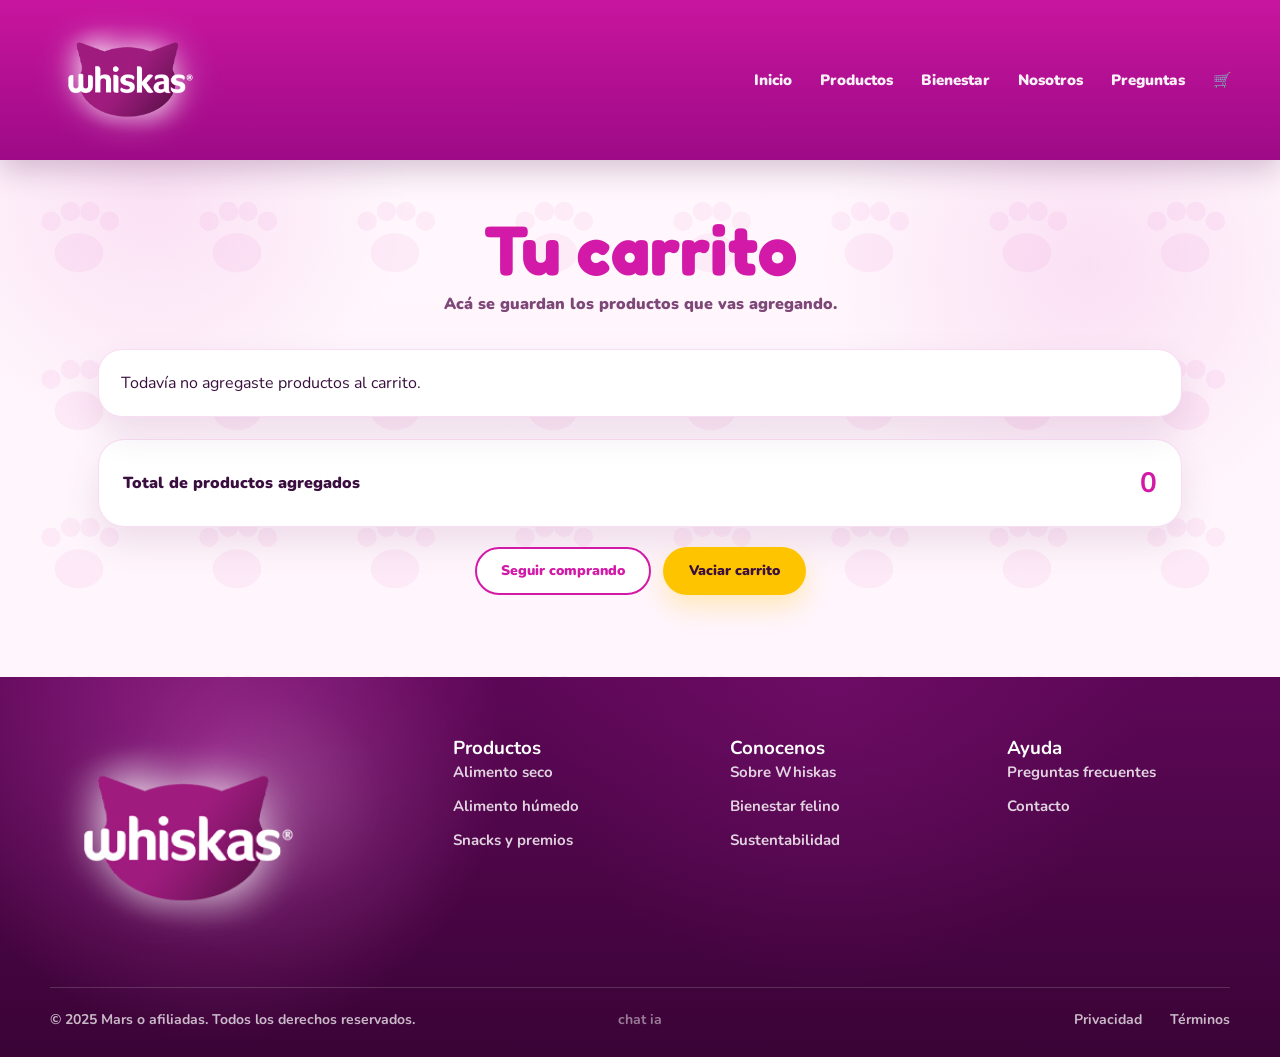
<file: carrito.html>
<!DOCTYPE html>
<html lang="es">
<head>
<meta charset="UTF-8" />
<meta name="viewport" content="width=device-width, initial-scale=1.0" />
<!-- Versión single-file: imágenes embebidas para que no se rompan en la vista previa. -->
<title>Whiskas — Carrito</title>

<link rel="preconnect" href="https://fonts.googleapis.com" />
<link rel="preconnect" href="https://fonts.gstatic.com" crossorigin />
<link href="https://fonts.googleapis.com/css2?family=Fredoka:wght@500;600;700&family=Nunito:wght@600;700;800&display=swap" rel="stylesheet" />

<link rel="stylesheet" href="css/styles.css" />
</head>
<body>
<section id="spaCartPage" class="single-view spa-page active-view">

    <nav class="spa-top-nav">
      <a class="logo" href="index.html" data-spa-route="home" aria-label="Ir a la página de inicio"><img src="assets/images/img_018_23b6d02a2f97.png" alt="Whiskas" /></a>
      <ul class="spa-nav-links">
        <li><a href="index.html" data-spa-route="home" class="">Inicio</a></li>
        <li><a href="productos.html" data-spa-route="products" class="">Productos</a></li>
        <li><a href="bienestar.html" data-spa-route="bienestar" class="">Bienestar</a></li>
        <li><a href="nosotros.html" data-spa-route="nosotros" class="">Nosotros</a></li>
        <li><a href="preguntas.html" data-spa-route="preguntas" class="">Preguntas</a></li>
        <li><a class="cart-link" href="carrito.html" data-spa-route="cart" aria-label="Ir al carrito">🛒<span class="cart-count" aria-label="Cantidad de productos en el carrito">0</span></a></li>
      </ul>
    </nav>
    <div class="spa-cart-inner">
      <h1>Tu carrito</h1>
      <p class="spa-cart-subtitle">Acá se guardan los productos que vas agregando.</p>

      <div class="spa-cart-list" id="spaCartList"></div>

      <div class="spa-cart-summary">
        <span>Total de productos agregados</span>
        <strong id="spaCartTotal">0</strong>
      </div>

      <div class="spa-cart-actions">
        <button class="spa-btn spa-btn-secondary" type="button" data-spa-route="products">Seguir comprando</button>
        <button class="spa-btn spa-btn-primary" type="button" id="spaClearCart">Vaciar carrito</button>
      </div>
    </div>

    <footer class="site-footer spa-shared-footer">
      <div class="site-footer-inner">
        <div class="footer-main">
          <div class="footer-brand">
            <a class="footer-logo" href="index.html" data-spa-route="home" aria-label="Volver al inicio"><img src="assets/images/img_018_23b6d02a2f97.png" alt="Whiskas" /></a>
          </div>

          <div class="footer-col">
            <h3>Productos</h3>
            <ul>
              <li><a data-spa-route="products">Alimento seco</a></li>
              <li><a data-spa-route="products">Alimento húmedo</a></li>
              <li><a data-spa-route="products">Snacks y premios</a></li>
            </ul>
          </div>

          <div class="footer-col">
            <h3>Conocenos</h3>
            <ul>
              <li><a data-spa-route="nosotros">Sobre Whiskas</a></li>
              <li><a data-spa-route="bienestar">Bienestar felino</a></li>
              <li><a data-spa-route="nosotros">Sustentabilidad</a></li>
            </ul>
          </div>

          <div class="footer-col">
            <h3>Ayuda</h3>
            <ul>
              <li><a data-spa-route="preguntas">Preguntas frecuentes</a></li>
              <li><a data-spa-route="preguntas">Contacto</a></li>
            </ul>
          </div>
        </div>

        <div class="footer-bottom">
          <p>© 2025 Mars o afiliadas. Todos los derechos reservados.</p>
          <a class="footer-chat">chat ia</a>
          <div class="footer-legal">
            <a href="#">Privacidad</a>
            <a href="#">Términos</a>
          </div>
        </div>
      </div>
    </footer>

  </section>

<div class="toast" id="toast"></div>

<script src="js/main.js"></script>
</body>
</html>
</file>
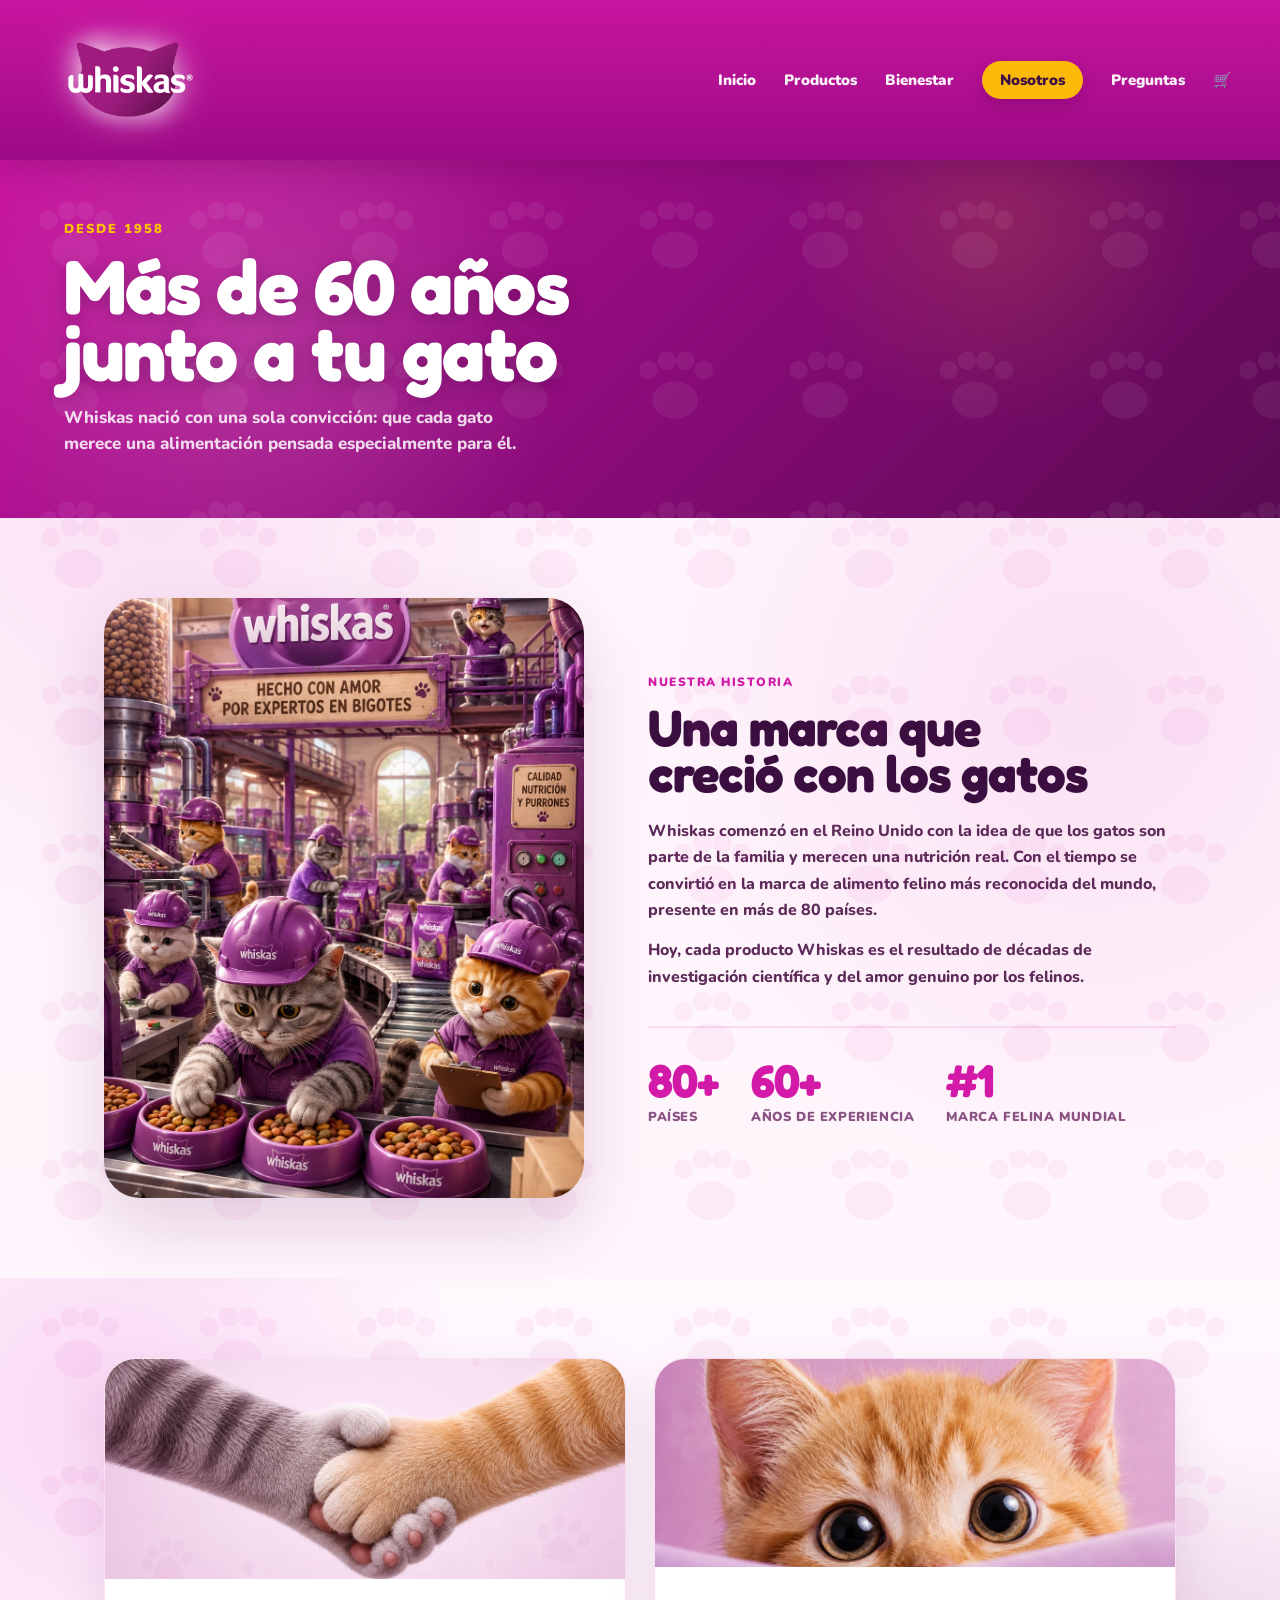
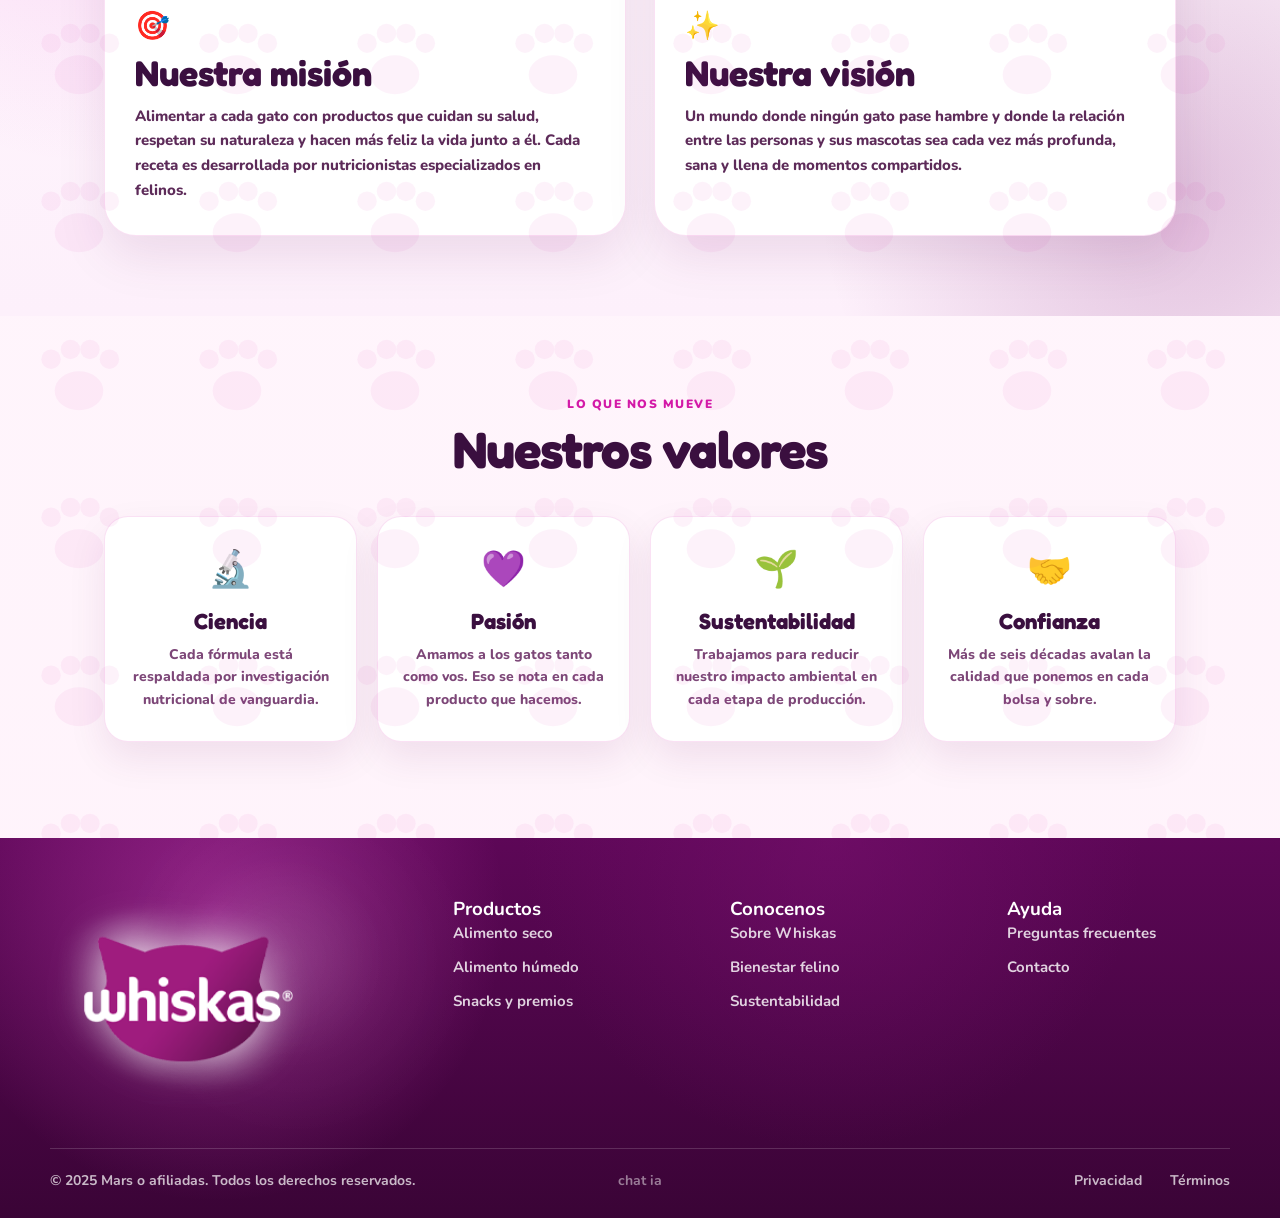
<file: nosotros.html>
<!DOCTYPE html>
<html lang="es">
<head>
<meta charset="UTF-8" />
<meta name="viewport" content="width=device-width, initial-scale=1.0" />
<!-- Versión single-file: imágenes embebidas para que no se rompan en la vista previa. -->
<title>Whiskas — Nosotros</title>

<link rel="preconnect" href="https://fonts.googleapis.com" />
<link rel="preconnect" href="https://fonts.gstatic.com" crossorigin />
<link href="https://fonts.googleapis.com/css2?family=Fredoka:wght@500;600;700&family=Nunito:wght@600;700;800&display=swap" rel="stylesheet" />

<link rel="stylesheet" href="css/styles.css" />
</head>
<body>
<section id="spaNosotrosPage" class="single-view spa-page active-view">

    <nav class="spa-top-nav">
      <a class="logo" href="index.html" data-spa-route="home" aria-label="Ir a la página de inicio"><img src="assets/images/img_018_23b6d02a2f97.png" alt="Whiskas" /></a>
      <ul class="spa-nav-links">
        <li><a href="index.html" data-spa-route="home" class="">Inicio</a></li>
        <li><a href="productos.html" data-spa-route="products" class="">Productos</a></li>
        <li><a href="bienestar.html" data-spa-route="bienestar" class="">Bienestar</a></li>
        <li><a href="nosotros.html" data-spa-route="nosotros" class="active">Nosotros</a></li>
        <li><a href="preguntas.html" data-spa-route="preguntas" class="">Preguntas</a></li>
        <li><a class="cart-link" href="carrito.html" data-spa-route="cart" aria-label="Ir al carrito">🛒<span class="cart-count" aria-label="Cantidad de productos en el carrito">0</span></a></li>
      </ul>
    </nav>
    <!-- HERO NOSOTROS -->
    <div class="ns-hero">
      <div class="ns-hero-inner">
        <p class="ns-hero-year">Desde 1958</p>
        <h1 class="ns-hero-title">Más de 60 años<br>junto a tu gato</h1>
        <p class="ns-hero-sub">Whiskas nació con una sola convicción: que cada gato merece una alimentación pensada especialmente para él.</p>
      </div>
    </div>

    <!-- NUESTRA HISTORIA -->
    <div class="ns-section">
      <div class="ns-story">
        <div class="ns-story-img-wrap">
          <div class="ns-img-block">
            <img src="assets/images/img_026_d1e83ba05998.webp" alt="Historia de Whiskas" class="ns-img-tall" />
          </div>
        </div>
        <div class="ns-story-copy">
          <span class="ns-label">Nuestra historia</span>
          <h2 class="ns-title">Una marca que<br>creció con los gatos</h2>
          <p class="ns-body">Whiskas comenzó en el Reino Unido con la idea de que los gatos son parte de la familia y merecen una nutrición real. Con el tiempo se convirtió en la marca de alimento felino más reconocida del mundo, presente en más de 80 países.</p>
          <p class="ns-body">Hoy, cada producto Whiskas es el resultado de décadas de investigación científica y del amor genuino por los felinos.</p>
          <div class="ns-stats">
            <div class="ns-stat">
              <strong>80+</strong>
              <span>países</span>
            </div>
            <div class="ns-stat">
              <strong>60+</strong>
              <span>años de experiencia</span>
            </div>
            <div class="ns-stat">
              <strong>#1</strong>
              <span>marca felina mundial</span>
            </div>
          </div>
        </div>
      </div>
    </div>

    <!-- MISIÓN Y VISIÓN -->
    <div class="ns-mv-section">
      <div class="ns-mv-inner">
        <div class="ns-mv-card ns-mv-mision">
          <div class="ns-mv-img-wrap">
            <img src="assets/images/img_027_0b42908a1a87.webp" alt="Misión Whiskas" class="ns-mv-img" />
          </div>
          <div class="ns-mv-body">
            <span class="ns-mv-icon">🎯</span>
            <h3 class="ns-mv-title">Nuestra misión</h3>
            <p class="ns-mv-text">Alimentar a cada gato con productos que cuidan su salud, respetan su naturaleza y hacen más feliz la vida junto a él. Cada receta es desarrollada por nutricionistas especializados en felinos.</p>
          </div>
        </div>
        <div class="ns-mv-card ns-mv-vision">
          <div class="ns-mv-img-wrap">
            <img src="assets/images/img_028_ca5fda007fc6.webp" alt="Visión Whiskas" class="ns-mv-img" />
          </div>
          <div class="ns-mv-body">
            <span class="ns-mv-icon">✨</span>
            <h3 class="ns-mv-title">Nuestra visión</h3>
            <p class="ns-mv-text">Un mundo donde ningún gato pase hambre y donde la relación entre las personas y sus mascotas sea cada vez más profunda, sana y llena de momentos compartidos.</p>
          </div>
        </div>
      </div>
    </div>

    <!-- VALORES -->
    <div class="ns-values-section">
      <div class="ns-values-inner">
        <span class="ns-label ns-label-center">Lo que nos mueve</span>
        <h2 class="ns-title ns-title-center">Nuestros valores</h2>
        <div class="ns-values-grid">
          <div class="ns-value-item">
            <div class="ns-value-icon">🔬</div>
            <h4>Ciencia</h4>
            <p>Cada fórmula está respaldada por investigación nutricional de vanguardia.</p>
          </div>
          <div class="ns-value-item">
            <div class="ns-value-icon">💜</div>
            <h4>Pasión</h4>
            <p>Amamos a los gatos tanto como vos. Eso se nota en cada producto que hacemos.</p>
          </div>
          <div class="ns-value-item">
            <div class="ns-value-icon">🌱</div>
            <h4>Sustentabilidad</h4>
            <p>Trabajamos para reducir nuestro impacto ambiental en cada etapa de producción.</p>
          </div>
          <div class="ns-value-item">
            <div class="ns-value-icon">🤝</div>
            <h4>Confianza</h4>
            <p>Más de seis décadas avalan la calidad que ponemos en cada bolsa y sobre.</p>
          </div>
        </div>
      </div>
    </div>

    <footer class="site-footer spa-shared-footer">
      <div class="site-footer-inner">
        <div class="footer-main">
          <div class="footer-brand">
            <a class="footer-logo" href="index.html" data-spa-route="home" aria-label="Volver al inicio"><img src="assets/images/img_018_23b6d02a2f97.png" alt="Whiskas" /></a>
          </div>
          <div class="footer-col">
            <h3>Productos</h3>
            <ul>
              <li><a data-spa-route="products">Alimento seco</a></li>
              <li><a data-spa-route="products">Alimento húmedo</a></li>
              <li><a data-spa-route="products">Snacks y premios</a></li>
            </ul>
          </div>
          <div class="footer-col">
            <h3>Conocenos</h3>
            <ul>
              <li><a data-spa-route="nosotros">Sobre Whiskas</a></li>
              <li><a data-spa-route="bienestar">Bienestar felino</a></li>
              <li><a data-spa-route="nosotros">Sustentabilidad</a></li>
            </ul>
          </div>
          <div class="footer-col">
            <h3>Ayuda</h3>
            <ul>
              <li><a data-spa-route="preguntas">Preguntas frecuentes</a></li>
              <li><a data-spa-route="preguntas">Contacto</a></li>
            </ul>
          </div>
        </div>
        <div class="footer-bottom">
          <p>© 2025 Mars o afiliadas. Todos los derechos reservados.</p>
          <a class="footer-chat">chat ia</a>
          <div class="footer-legal">
            <a href="#">Privacidad</a>
            <a href="#">Términos</a>
          </div>
        </div>
      </div>
    </footer>

  </section>

<div class="toast" id="toast"></div>

<script src="js/main.js"></script>
</body>
</html>
</file>
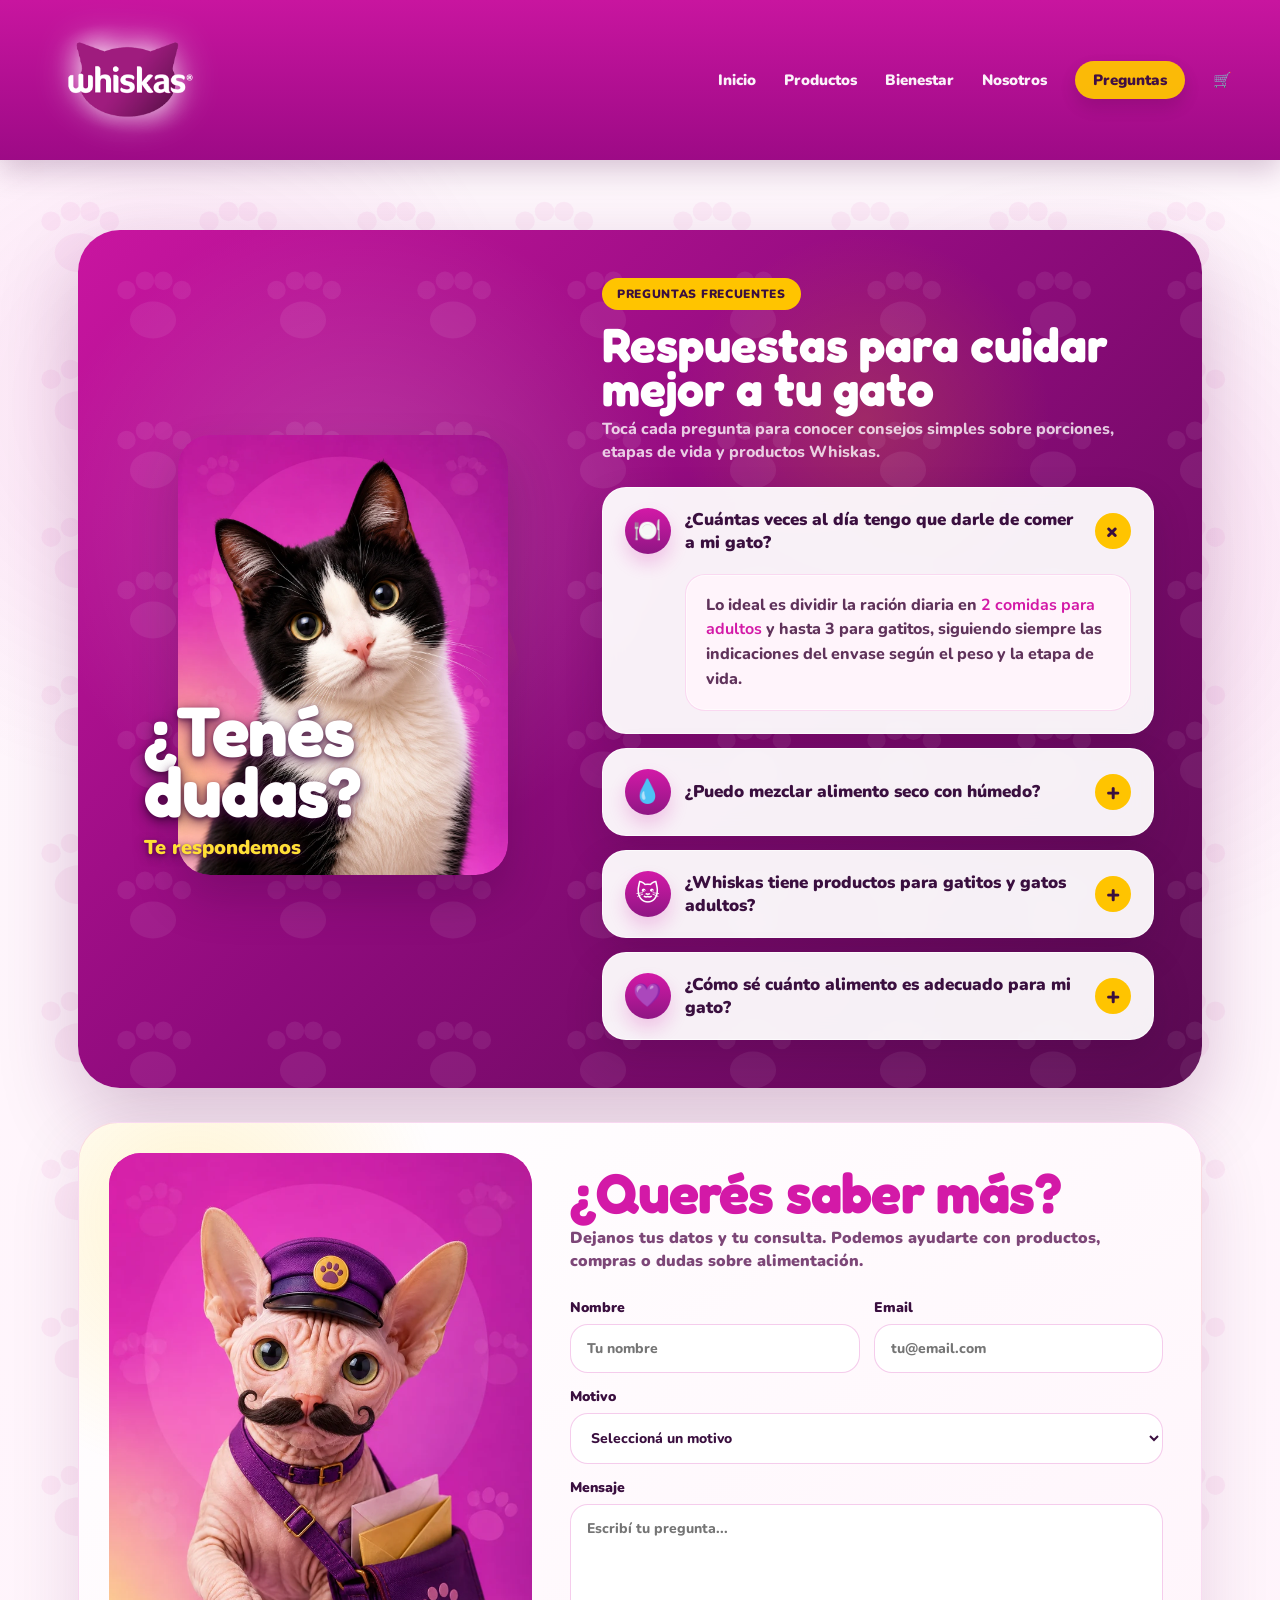
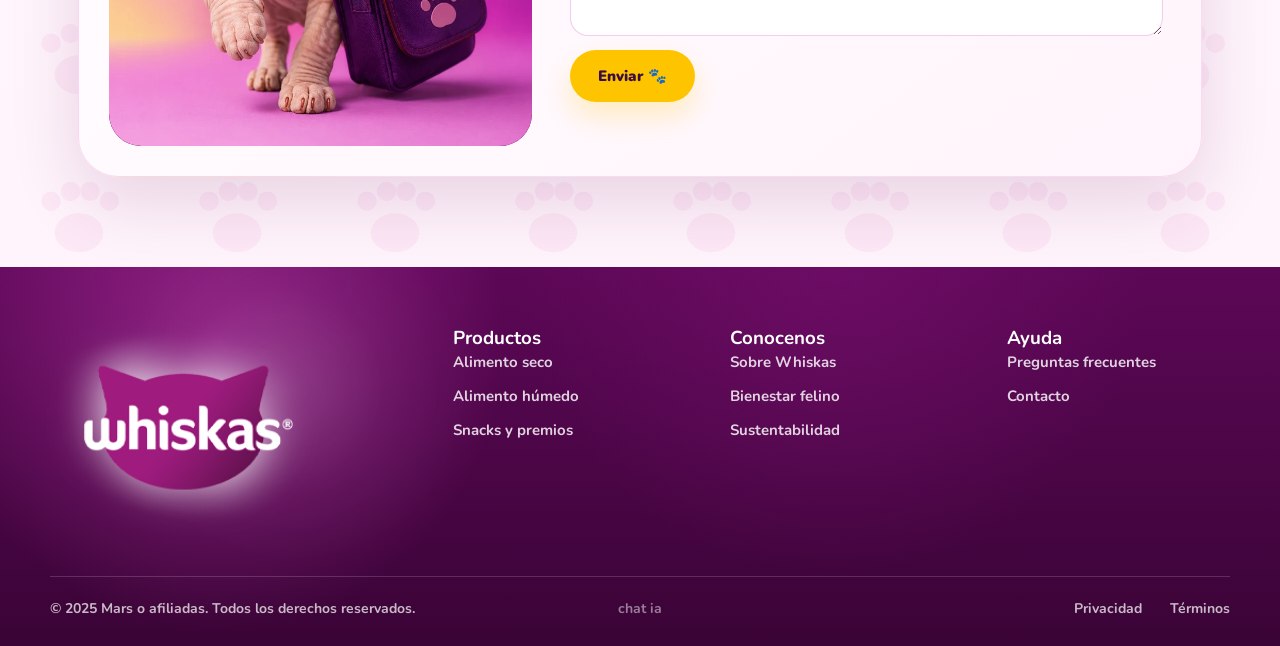
<file: preguntas.html>
<!DOCTYPE html>
<html lang="es">
<head>
<meta charset="UTF-8" />
<meta name="viewport" content="width=device-width, initial-scale=1.0" />
<!-- Versión single-file: imágenes embebidas para que no se rompan en la vista previa. -->
<title>Whiskas — Preguntas</title>

<link rel="preconnect" href="https://fonts.googleapis.com" />
<link rel="preconnect" href="https://fonts.gstatic.com" crossorigin />
<link href="https://fonts.googleapis.com/css2?family=Fredoka:wght@500;600;700&family=Nunito:wght@600;700;800&display=swap" rel="stylesheet" />

<link rel="stylesheet" href="css/styles.css" />
</head>
<body>
<section id="spaPreguntasPage" class="single-view spa-page active-view">
    <nav class="spa-top-nav">
      <a class="logo" href="index.html" data-spa-route="home" aria-label="Ir a la página de inicio"><img src="assets/images/img_018_23b6d02a2f97.png" alt="Whiskas" /></a>
      <ul class="spa-nav-links">
        <li><a href="index.html" data-spa-route="home" class="">Inicio</a></li>
        <li><a href="productos.html" data-spa-route="products" class="">Productos</a></li>
        <li><a href="bienestar.html" data-spa-route="bienestar" class="">Bienestar</a></li>
        <li><a href="nosotros.html" data-spa-route="nosotros" class="">Nosotros</a></li>
        <li><a href="preguntas.html" data-spa-route="preguntas" class="active">Preguntas</a></li>
        <li><a class="cart-link" href="carrito.html" data-spa-route="cart" aria-label="Ir al carrito">🛒<span class="cart-count" aria-label="Cantidad de productos en el carrito">0</span></a></li>
      </ul>
    </nav>

    <section class="faq-wrap-v2">
      <div class="faq-hero-v2">
        <div class="faq-cat-intro">
          <div class="faq-cat-glow"></div>

          <div class="faq-photo-placeholder faq-has-image faq-dudas-image" aria-hidden="true">
            <img src="assets/images/img_029_32a256f969a5.webp" alt="" />
          </div>
          <div class="faq-intro-copy">
            <h1>¿Tenés dudas?</h1>
            <p>Te respondemos</p>
          </div>
        </div>

        <div class="faq-accordion-panel">
          <div class="faq-panel-header">
            <span class="faq-panel-kicker">Preguntas frecuentes</span>
            <h2>Respuestas para cuidar mejor a tu gato</h2>
            <p>Tocá cada pregunta para conocer consejos simples sobre porciones, etapas de vida y productos Whiskas.</p>
          </div>

          <article class="faq-v2-item open">
            <button class="faq-v2-question" type="button" aria-expanded="true">
              <span class="faq-v2-question-left"><span class="faq-v2-icon-circle">🍽️</span>¿Cuántas veces al día tengo que darle de comer a mi gato?</span>
              <span class="faq-v2-plus">+</span>
            </button>
            <div class="faq-v2-answer">
              <div class="faq-v2-answer-inner">
                <div class="faq-v2-answer-box">
                  Lo ideal es dividir la ración diaria en <strong>2 comidas para adultos</strong> y hasta 3 para gatitos, siguiendo siempre las indicaciones del envase según el peso y la etapa de vida.
                </div>
              </div>
            </div>
          </article>

          <article class="faq-v2-item">
            <button class="faq-v2-question" type="button" aria-expanded="false">
              <span class="faq-v2-question-left"><span class="faq-v2-icon-circle">💧</span>¿Puedo mezclar alimento seco con húmedo?</span>
              <span class="faq-v2-plus">+</span>
            </button>
            <div class="faq-v2-answer">
              <div class="faq-v2-answer-inner">
                <div class="faq-v2-answer-box">
                  Sí, es una buena combinación. El seco ayuda en la rutina diaria y el húmedo suma variedad e hidratación. Solo cuidá que la suma de porciones no exceda las calorías recomendadas.
                </div>
              </div>
            </div>
          </article>

          <article class="faq-v2-item">
            <button class="faq-v2-question" type="button" aria-expanded="false">
              <span class="faq-v2-question-left"><span class="faq-v2-icon-circle">🐱</span>¿Whiskas tiene productos para gatitos y gatos adultos?</span>
              <span class="faq-v2-plus">+</span>
            </button>
            <div class="faq-v2-answer">
              <div class="faq-v2-answer-inner">
                <div class="faq-v2-answer-box">
                  Sí. Podés separar productos por etapa: gatitos, adultos y opciones especiales. En esta web la tienda está preparada para mostrar categorías y fichas individuales.
                </div>
              </div>
            </div>
          </article>

          <article class="faq-v2-item">
            <button class="faq-v2-question" type="button" aria-expanded="false">
              <span class="faq-v2-question-left"><span class="faq-v2-icon-circle">💜</span>¿Cómo sé cuánto alimento es adecuado para mi gato?</span>
              <span class="faq-v2-plus">+</span>
            </button>
            <div class="faq-v2-answer">
              <div class="faq-v2-answer-inner">
                <div class="faq-v2-answer-box">
                  Las cantidades varían según edad, peso y nivel de actividad. Usá como referencia la guía del envase y consultá al veterinario si necesitás un ajuste más específico.
                </div>
              </div>
            </div>
          </article>
        </div>
      </div>

      <section class="faq-contact-v2">
        <div class="faq-contact-cat" aria-hidden="true">

          <div class="faq-photo-placeholder faq-has-image faq-contact-image" aria-hidden="true">
            <img src="assets/images/img_030_f3ce235d9d23.webp" alt="" />
          </div>
        </div>

        <div class="faq-contact-form">
          <h2>¿Querés saber más?</h2>
          <p>Dejanos tus datos y tu consulta. Podemos ayudarte con productos, compras o dudas sobre alimentación.</p>

          <form class="faq-form-v2">
            <div class="faq-form-grid">
              <label>
                Nombre
                <input type="text" name="nombre" placeholder="Tu nombre" required />
              </label>

              <label>
                Email
                <input type="email" name="email" placeholder="tu@email.com" required />
              </label>
            </div>

            <label>
              Motivo
              <select name="motivo" required>
                <option value="" disabled selected>Seleccioná un motivo</option>
                <option value="productos">Consulta sobre productos</option>
                <option value="compra">Consulta sobre compra</option>
                <option value="alimentacion">Consulta sobre alimentación</option>
                <option value="otra">Otra consulta</option>
              </select>
            </label>

            <label>
              Mensaje
              <textarea name="mensaje" placeholder="Escribí tu pregunta..." required></textarea>
            </label>

            <button class="faq-submit-v2" type="submit">Enviar 🐾</button>
          </form>
        </div>
      </section>
    </section>

    <footer class="site-footer spa-shared-footer">
      <div class="site-footer-inner">
        <div class="footer-main">
          <div class="footer-brand">
            <a class="footer-logo" href="index.html" data-spa-route="home" aria-label="Volver al inicio"><img src="assets/images/img_018_23b6d02a2f97.png" alt="Whiskas" /></a>
          </div>

          <div class="footer-col">
            <h3>Productos</h3>
            <ul>
              <li><a data-spa-route="products">Alimento seco</a></li>
              <li><a data-spa-route="products">Alimento húmedo</a></li>
              <li><a data-spa-route="products">Snacks y premios</a></li>
            </ul>
          </div>

          <div class="footer-col">
            <h3>Conocenos</h3>
            <ul>
              <li><a data-spa-route="nosotros">Sobre Whiskas</a></li>
              <li><a data-spa-route="bienestar">Bienestar felino</a></li>
              <li><a data-spa-route="nosotros">Sustentabilidad</a></li>
            </ul>
          </div>

          <div class="footer-col">
            <h3>Ayuda</h3>
            <ul>
              <li><a data-spa-route="preguntas">Preguntas frecuentes</a></li>
              <li><a data-spa-route="preguntas">Contacto</a></li>
            </ul>
          </div>
        </div>

        <div class="footer-bottom">
          <p>© 2025 Mars o afiliadas. Todos los derechos reservados.</p>
          <a class="footer-chat">chat ia</a>
          <div class="footer-legal">
            <a href="#">Privacidad</a>
            <a href="#">Términos</a>
          </div>
        </div>
      </div>
    </footer>
  </section>

<div class="toast" id="toast"></div>

<script src="js/main.js"></script>
</body>
</html>
</file>
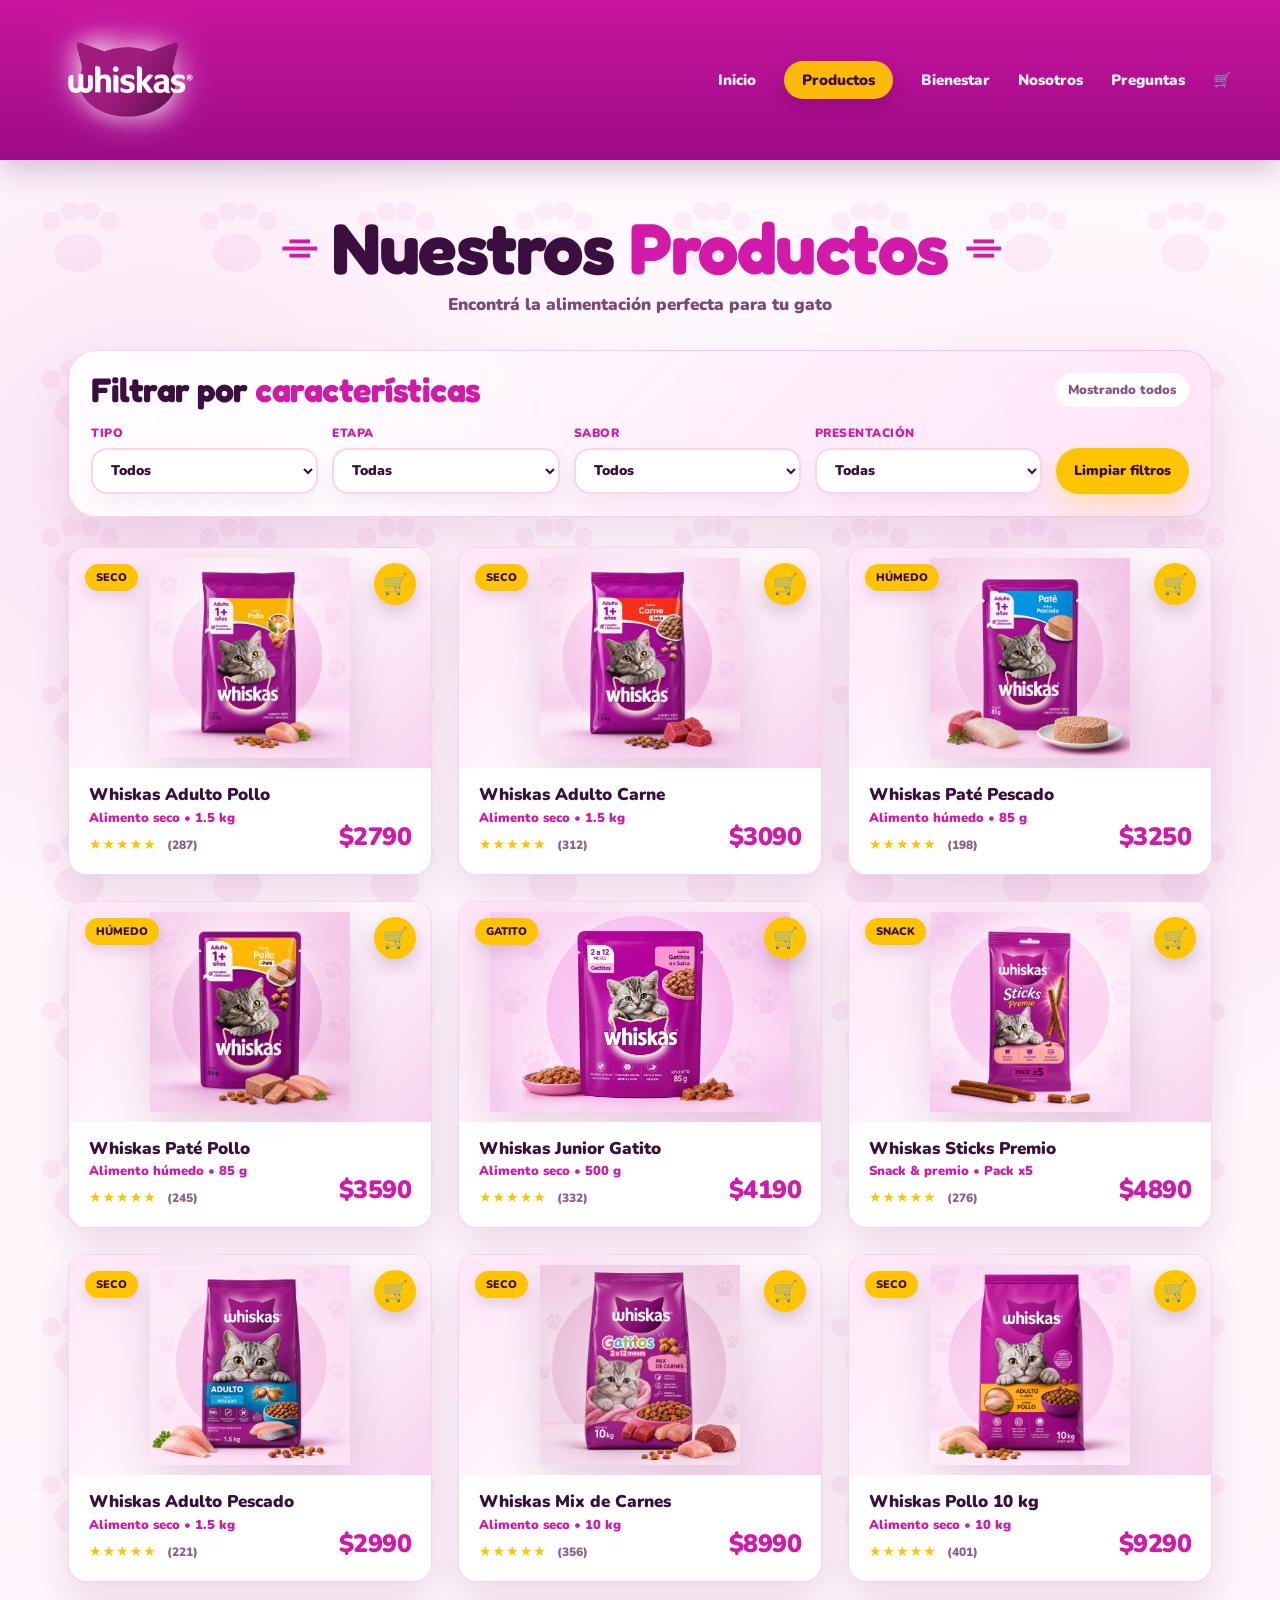
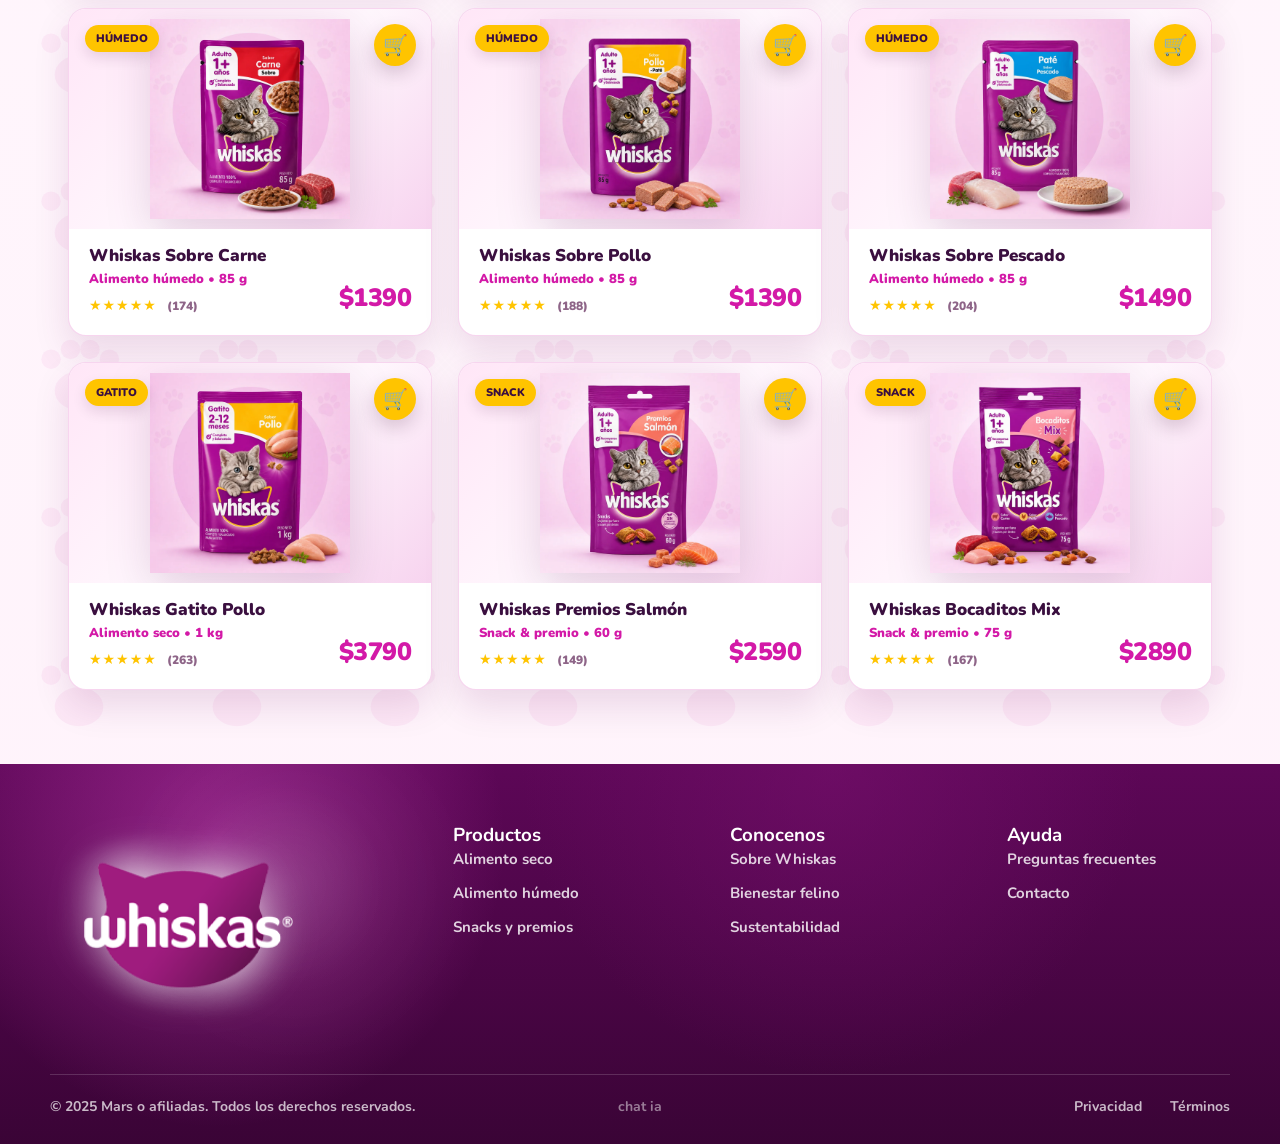
<file: productos.html>
<!DOCTYPE html>
<html lang="es">
<head>
<meta charset="UTF-8" />
<meta name="viewport" content="width=device-width, initial-scale=1.0" />
<!-- Versión single-file: imágenes embebidas para que no se rompan en la vista previa. -->
<title>Whiskas — Productos</title>

<link rel="preconnect" href="https://fonts.googleapis.com" />
<link rel="preconnect" href="https://fonts.gstatic.com" crossorigin />
<link href="https://fonts.googleapis.com/css2?family=Fredoka:wght@500;600;700&family=Nunito:wght@600;700;800&display=swap" rel="stylesheet" />

<link rel="stylesheet" href="css/styles.css" />
</head>
<body>
<section id="spaProductsPage" class="single-view spa-page active-view">

    <nav class="spa-top-nav">
      <a class="logo" href="index.html" data-spa-route="home" aria-label="Ir a la página de inicio"><img src="assets/images/img_018_23b6d02a2f97.png" alt="Whiskas" /></a>
      <ul class="spa-nav-links">
        <li><a href="index.html" data-spa-route="home" class="">Inicio</a></li>
        <li><a href="productos.html" data-spa-route="products" class="active">Productos</a></li>
        <li><a href="bienestar.html" data-spa-route="bienestar" class="">Bienestar</a></li>
        <li><a href="nosotros.html" data-spa-route="nosotros" class="">Nosotros</a></li>
        <li><a href="preguntas.html" data-spa-route="preguntas" class="">Preguntas</a></li>
        <li><a class="cart-link" href="carrito.html" data-spa-route="cart" aria-label="Ir al carrito">🛒<span class="cart-count" aria-label="Cantidad de productos en el carrito">0</span></a></li>
      </ul>
    </nav>
    <section class="spa-products-wrap">
      <header class="spa-products-header">
        <h1 class="spa-products-title">
          <span class="spa-title-mark">⌯</span>
          Nuestros <span>Productos</span>
          <span class="spa-title-mark">⌯</span>
        </h1>
        <p class="spa-products-subtitle">Encontrá la alimentación perfecta para tu gato</p>
      </header>


      <section class="spa-filters-panel" aria-label="Filtros de productos">
        <div class="spa-filters-title">
          <h2>Filtrar por <span>características</span></h2>
          <div class="spa-filter-count" id="spaFilterCount">Mostrando todos</div>
        </div>

        <div class="spa-filters-grid">
          <div class="spa-filter-group">
            <label for="filterTipo">Tipo</label>
            <select id="filterTipo" class="spa-filter-select" data-filter-field="tipo">
              <option value="all">Todos</option>
              <option value="seco">Alimento seco</option>
              <option value="humedo">Alimento húmedo</option>
              <option value="snack">Snack & premio</option>
            </select>
          </div>

          <div class="spa-filter-group">
            <label for="filterEtapa">Etapa</label>
            <select id="filterEtapa" class="spa-filter-select" data-filter-field="etapa">
              <option value="all">Todas</option>
              <option value="adulto">Adulto +1 año</option>
              <option value="gatito">Gatitos</option>
            </select>
          </div>

          <div class="spa-filter-group">
            <label for="filterSabor">Sabor</label>
            <select id="filterSabor" class="spa-filter-select" data-filter-field="sabor">
              <option value="all">Todos</option>
              <option value="pollo">Pollo</option>
              <option value="carne">Carne</option>
              <option value="pescado">Pescado</option>
              <option value="salmon">Salmón</option>
              <option value="mix">Mix</option>
            </select>
          </div>

          <div class="spa-filter-group">
            <label for="filterPresentacion">Presentación</label>
            <select id="filterPresentacion" class="spa-filter-select" data-filter-field="presentacion">
              <option value="all">Todas</option>
              <option value="chico">Chica / individual</option>
              <option value="mediano">Mediana</option>
              <option value="grande">Bolsa grande</option>
            </select>
          </div>

          <button class="spa-filter-reset" id="spaFilterReset" type="button">Limpiar filtros</button>
        </div>

        <div class="spa-filter-empty" id="spaFilterEmpty">
          No encontramos productos con esos filtros. Probá cambiando alguna característica.
        </div>
      </section>

      <div class="spa-products-grid">
        <article class="spa-product-card" data-spa-open-product="whiskas-adulto-pollo">
          <div class="spa-product-visual">
            <span class="spa-badge">Seco</span>
            <button class="spa-card-cart-btn" type="button" data-spa-add-cart data-product-id="whiskas-adulto-pollo" data-product-name="Whiskas Adulto Pollo" data-product-price="$2790" aria-label="Agregar Whiskas Adulto Pollo al carrito">🛒</button>
            <img class="spa-product-img" src="assets/images/img_005_03ab9717a3f6.webp" alt="Whiskas Adulto Pollo" loading="lazy" />
          </div>
          <div class="spa-product-info">
            <div>
              <h2 class="spa-product-name">Whiskas Adulto Pollo</h2>
              <p class="spa-product-detail">Alimento seco • 1.5 kg</p>
              <div class="spa-rating">★★★★★ <small>(287)</small></div>
            </div>
            <strong class="spa-price">$2790</strong>
          </div>
        </article>
        <article class="spa-product-card" data-spa-open-product="whiskas-adulto-carne">
          <div class="spa-product-visual">
            <span class="spa-badge">Seco</span>
            <button class="spa-card-cart-btn" type="button" data-spa-add-cart data-product-id="whiskas-adulto-carne" data-product-name="Whiskas Adulto Carne" data-product-price="$3090" aria-label="Agregar Whiskas Adulto Carne al carrito">🛒</button>
            <img class="spa-product-img" src="assets/images/img_006_a23417c2a92b.webp" alt="Whiskas Adulto Carne" loading="lazy" />
          </div>
          <div class="spa-product-info">
            <div>
              <h2 class="spa-product-name">Whiskas Adulto Carne</h2>
              <p class="spa-product-detail">Alimento seco • 1.5 kg</p>
              <div class="spa-rating">★★★★★ <small>(312)</small></div>
            </div>
            <strong class="spa-price">$3090</strong>
          </div>
        </article>
        <article class="spa-product-card" data-spa-open-product="whiskas-pate-pescado">
          <div class="spa-product-visual">
            <span class="spa-badge">Húmedo</span>
            <button class="spa-card-cart-btn" type="button" data-spa-add-cart data-product-id="whiskas-pate-pescado" data-product-name="Whiskas Paté Pescado" data-product-price="$3250" aria-label="Agregar Whiskas Paté Pescado al carrito">🛒</button>
            <img class="spa-product-img" src="assets/images/img_007_52aa7dc3c646.webp" alt="Whiskas Pate Pescado" loading="lazy" />
          </div>
          <div class="spa-product-info">
            <div>
              <h2 class="spa-product-name">Whiskas Paté Pescado</h2>
              <p class="spa-product-detail">Alimento húmedo • 85 g</p>
              <div class="spa-rating">★★★★★ <small>(198)</small></div>
            </div>
            <strong class="spa-price">$3250</strong>
          </div>
        </article>
        <article class="spa-product-card" data-spa-open-product="whiskas-pate-pollo">
          <div class="spa-product-visual">
            <span class="spa-badge">Húmedo</span>
            <button class="spa-card-cart-btn" type="button" data-spa-add-cart data-product-id="whiskas-pate-pollo" data-product-name="Whiskas Paté Pollo" data-product-price="$3590" aria-label="Agregar Whiskas Paté Pollo al carrito">🛒</button>
            <img class="spa-product-img" src="assets/images/img_008_2dfc8c3d5573.webp" alt="Whiskas Pate Pollo" loading="lazy" />
          </div>
          <div class="spa-product-info">
            <div>
              <h2 class="spa-product-name">Whiskas Paté Pollo</h2>
              <p class="spa-product-detail">Alimento húmedo • 85 g</p>
              <div class="spa-rating">★★★★★ <small>(245)</small></div>
            </div>
            <strong class="spa-price">$3590</strong>
          </div>
        </article>
        <article class="spa-product-card" data-spa-open-product="whiskas-junior-gatito">
          <div class="spa-product-visual">
            <span class="spa-badge">Gatito</span>
            <button class="spa-card-cart-btn" type="button" data-spa-add-cart data-product-id="whiskas-junior-gatito" data-product-name="Whiskas Junior Gatito" data-product-price="$4190" aria-label="Agregar Whiskas Junior Gatito al carrito">🛒</button>
            <img class="spa-product-img" src="assets/images/img_009_5ffdaca274e0.webp" alt="Whiskas Junior Gatito" loading="lazy" />
          </div>
          <div class="spa-product-info">
            <div>
              <h2 class="spa-product-name">Whiskas Junior Gatito</h2>
              <p class="spa-product-detail">Alimento seco • 500 g</p>
              <div class="spa-rating">★★★★★ <small>(332)</small></div>
            </div>
            <strong class="spa-price">$4190</strong>
          </div>
        </article>
        <article class="spa-product-card" data-spa-open-product="whiskas-sticks-premio">
          <div class="spa-product-visual">
            <span class="spa-badge">Snack</span>
            <button class="spa-card-cart-btn" type="button" data-spa-add-cart data-product-id="whiskas-sticks-premio" data-product-name="Whiskas Sticks Premio" data-product-price="$4890" aria-label="Agregar Whiskas Sticks Premio al carrito">🛒</button>
            <img class="spa-product-img" src="assets/images/img_010_751b306b33ff.webp" alt="Whiskas Sticks Premio" loading="lazy" />
          </div>
          <div class="spa-product-info">
            <div>
              <h2 class="spa-product-name">Whiskas Sticks Premio</h2>
              <p class="spa-product-detail">Snack &amp; premio • Pack x5</p>
              <div class="spa-rating">★★★★★ <small>(276)</small></div>
            </div>
            <strong class="spa-price">$4890</strong>
          </div>
        </article>
        <article class="spa-product-card" data-spa-open-product="whiskas-adulto-pescado">
          <div class="spa-product-visual">
            <span class="spa-badge">Seco</span>
            <button class="spa-card-cart-btn" type="button" data-spa-add-cart data-product-id="whiskas-adulto-pescado" data-product-name="Whiskas Adulto Pescado" data-product-price="$2990" aria-label="Agregar Whiskas Adulto Pescado al carrito">🛒</button>
            <img class="spa-product-img" src="assets/images/img_011_f881f26643ab.webp" alt="Whiskas Adulto Pescado" loading="lazy" />
          </div>
          <div class="spa-product-info">
            <div>
              <h2 class="spa-product-name">Whiskas Adulto Pescado</h2>
              <p class="spa-product-detail">Alimento seco • 1.5 kg</p>
              <div class="spa-rating">★★★★★ <small>(221)</small></div>
            </div>
            <strong class="spa-price">$2990</strong>
          </div>
        </article>
        <article class="spa-product-card" data-spa-open-product="whiskas-mix-carnes">
          <div class="spa-product-visual">
            <span class="spa-badge">Seco</span>
            <button class="spa-card-cart-btn" type="button" data-spa-add-cart data-product-id="whiskas-mix-carnes" data-product-name="Whiskas Mix de Carnes" data-product-price="$8990" aria-label="Agregar Whiskas Mix de Carnes al carrito">🛒</button>
            <img class="spa-product-img" src="assets/images/img_012_5e550eaa727c.webp" alt="Whiskas Mix Carnes" loading="lazy" />
          </div>
          <div class="spa-product-info">
            <div>
              <h2 class="spa-product-name">Whiskas Mix de Carnes</h2>
              <p class="spa-product-detail">Alimento seco • 10 kg</p>
              <div class="spa-rating">★★★★★ <small>(356)</small></div>
            </div>
            <strong class="spa-price">$8990</strong>
          </div>
        </article>
        <article class="spa-product-card" data-spa-open-product="whiskas-pollo-10kg">
          <div class="spa-product-visual">
            <span class="spa-badge">Seco</span>
            <button class="spa-card-cart-btn" type="button" data-spa-add-cart data-product-id="whiskas-pollo-10kg" data-product-name="Whiskas Pollo 10 kg" data-product-price="$9290" aria-label="Agregar Whiskas Pollo 10 kg al carrito">🛒</button>
            <img class="spa-product-img" src="assets/images/img_013_4a900ce850a3.webp" alt="Whiskas Pollo 10Kg" loading="lazy" />
          </div>
          <div class="spa-product-info">
            <div>
              <h2 class="spa-product-name">Whiskas Pollo 10 kg</h2>
              <p class="spa-product-detail">Alimento seco • 10 kg</p>
              <div class="spa-rating">★★★★★ <small>(401)</small></div>
            </div>
            <strong class="spa-price">$9290</strong>
          </div>
        </article>
        <article class="spa-product-card" data-spa-open-product="whiskas-sobre-carne">
          <div class="spa-product-visual">
            <span class="spa-badge">Húmedo</span>
            <button class="spa-card-cart-btn" type="button" data-spa-add-cart data-product-id="whiskas-sobre-carne" data-product-name="Whiskas Sobre Carne" data-product-price="$1390" aria-label="Agregar Whiskas Sobre Carne al carrito">🛒</button>
            <img class="spa-product-img" src="assets/images/img_014_31407b87d2d3.webp" alt="Whiskas Sobre Carne" loading="lazy" />
          </div>
          <div class="spa-product-info">
            <div>
              <h2 class="spa-product-name">Whiskas Sobre Carne</h2>
              <p class="spa-product-detail">Alimento húmedo • 85 g</p>
              <div class="spa-rating">★★★★★ <small>(174)</small></div>
            </div>
            <strong class="spa-price">$1390</strong>
          </div>
        </article>
        <article class="spa-product-card" data-spa-open-product="whiskas-sobre-pollo">
          <div class="spa-product-visual">
            <span class="spa-badge">Húmedo</span>
            <button class="spa-card-cart-btn" type="button" data-spa-add-cart data-product-id="whiskas-sobre-pollo" data-product-name="Whiskas Sobre Pollo" data-product-price="$1390" aria-label="Agregar Whiskas Sobre Pollo al carrito">🛒</button>
            <img class="spa-product-img" src="assets/images/img_008_2dfc8c3d5573.webp" alt="Whiskas Sobre Pollo" loading="lazy" />
          </div>
          <div class="spa-product-info">
            <div>
              <h2 class="spa-product-name">Whiskas Sobre Pollo</h2>
              <p class="spa-product-detail">Alimento húmedo • 85 g</p>
              <div class="spa-rating">★★★★★ <small>(188)</small></div>
            </div>
            <strong class="spa-price">$1390</strong>
          </div>
        </article>
        <article class="spa-product-card" data-spa-open-product="whiskas-sobre-pescado">
          <div class="spa-product-visual">
            <span class="spa-badge">Húmedo</span>
            <button class="spa-card-cart-btn" type="button" data-spa-add-cart data-product-id="whiskas-sobre-pescado" data-product-name="Whiskas Sobre Pescado" data-product-price="$1490" aria-label="Agregar Whiskas Sobre Pescado al carrito">🛒</button>
            <img class="spa-product-img" src="assets/images/img_007_52aa7dc3c646.webp" alt="Whiskas Sobre Pescado" loading="lazy" />
          </div>
          <div class="spa-product-info">
            <div>
              <h2 class="spa-product-name">Whiskas Sobre Pescado</h2>
              <p class="spa-product-detail">Alimento húmedo • 85 g</p>
              <div class="spa-rating">★★★★★ <small>(204)</small></div>
            </div>
            <strong class="spa-price">$1490</strong>
          </div>
        </article>
        <article class="spa-product-card" data-spa-open-product="whiskas-gatito-pollo">
          <div class="spa-product-visual">
            <span class="spa-badge">Gatito</span>
            <button class="spa-card-cart-btn" type="button" data-spa-add-cart data-product-id="whiskas-gatito-pollo" data-product-name="Whiskas Gatito Pollo" data-product-price="$3790" aria-label="Agregar Whiskas Gatito Pollo al carrito">🛒</button>
            <img class="spa-product-img" src="assets/images/img_015_7f716e417557.webp" alt="Whiskas Gatito Pollo" loading="lazy" />
          </div>
          <div class="spa-product-info">
            <div>
              <h2 class="spa-product-name">Whiskas Gatito Pollo</h2>
              <p class="spa-product-detail">Alimento seco • 1 kg</p>
              <div class="spa-rating">★★★★★ <small>(263)</small></div>
            </div>
            <strong class="spa-price">$3790</strong>
          </div>
        </article>
        <article class="spa-product-card" data-spa-open-product="whiskas-premios-salmon">
          <div class="spa-product-visual">
            <span class="spa-badge">Snack</span>
            <button class="spa-card-cart-btn" type="button" data-spa-add-cart data-product-id="whiskas-premios-salmon" data-product-name="Whiskas Premios Salmón" data-product-price="$2590" aria-label="Agregar Whiskas Premios Salmón al carrito">🛒</button>
            <img class="spa-product-img" src="assets/images/img_016_7fe4c4b681c6.webp" alt="Whiskas Premios Salmon" loading="lazy" />
          </div>
          <div class="spa-product-info">
            <div>
              <h2 class="spa-product-name">Whiskas Premios Salmón</h2>
              <p class="spa-product-detail">Snack &amp; premio • 60 g</p>
              <div class="spa-rating">★★★★★ <small>(149)</small></div>
            </div>
            <strong class="spa-price">$2590</strong>
          </div>
        </article>
        <article class="spa-product-card" data-spa-open-product="whiskas-bocaditos-mix">
          <div class="spa-product-visual">
            <span class="spa-badge">Snack</span>
            <button class="spa-card-cart-btn" type="button" data-spa-add-cart data-product-id="whiskas-bocaditos-mix" data-product-name="Whiskas Bocaditos Mix" data-product-price="$2890" aria-label="Agregar Whiskas Bocaditos Mix al carrito">🛒</button>
            <img class="spa-product-img" src="assets/images/img_017_0139621d80c2.webp" alt="Whiskas Bocaditos Mix" loading="lazy" />
          </div>
          <div class="spa-product-info">
            <div>
              <h2 class="spa-product-name">Whiskas Bocaditos Mix</h2>
              <p class="spa-product-detail">Snack &amp; premio • 75 g</p>
              <div class="spa-rating">★★★★★ <small>(167)</small></div>
            </div>
            <strong class="spa-price">$2890</strong>
          </div>
        </article>
      </div>
    </section>

    <footer class="site-footer spa-shared-footer">
      <div class="site-footer-inner">
        <div class="footer-main">
          <div class="footer-brand">
            <a class="footer-logo" href="index.html" data-spa-route="home" aria-label="Volver al inicio"><img src="assets/images/img_018_23b6d02a2f97.png" alt="Whiskas" /></a>
          </div>

          <div class="footer-col">
            <h3>Productos</h3>
            <ul>
              <li><a data-spa-route="products">Alimento seco</a></li>
              <li><a data-spa-route="products">Alimento húmedo</a></li>
              <li><a data-spa-route="products">Snacks y premios</a></li>
            </ul>
          </div>

          <div class="footer-col">
            <h3>Conocenos</h3>
            <ul>
              <li><a data-spa-route="nosotros">Sobre Whiskas</a></li>
              <li><a data-spa-route="bienestar">Bienestar felino</a></li>
              <li><a data-spa-route="nosotros">Sustentabilidad</a></li>
            </ul>
          </div>

          <div class="footer-col">
            <h3>Ayuda</h3>
            <ul>
              <li><a data-spa-route="preguntas">Preguntas frecuentes</a></li>
              <li><a data-spa-route="preguntas">Contacto</a></li>
            </ul>
          </div>
        </div>

        <div class="footer-bottom">
          <p>© 2025 Mars o afiliadas. Todos los derechos reservados.</p>
          <a class="footer-chat">chat ia</a>
          <div class="footer-legal">
            <a href="#">Privacidad</a>
            <a href="#">Términos</a>
          </div>
        </div>
      </div>
    </footer>

  </section>

<section id="spaDetailPage" class="single-view spa-page">

    <nav class="spa-top-nav">
      <a class="logo" href="index.html" data-spa-route="home" aria-label="Ir a la página de inicio"><img src="assets/images/img_018_23b6d02a2f97.png" alt="Whiskas" /></a>
      <ul class="spa-nav-links">
        <li><a href="index.html" data-spa-route="home" class="">Inicio</a></li>
        <li><a href="productos.html" data-spa-route="products" class="active">Productos</a></li>
        <li><a href="bienestar.html" data-spa-route="bienestar" class="">Bienestar</a></li>
        <li><a href="nosotros.html" data-spa-route="nosotros" class="">Nosotros</a></li>
        <li><a href="preguntas.html" data-spa-route="preguntas" class="">Preguntas</a></li>
        <li><a class="cart-link" href="carrito.html" data-spa-route="cart" aria-label="Ir al carrito">🛒<span class="cart-count" aria-label="Cantidad de productos en el carrito">0</span></a></li>
      </ul>
    </nav>
    <section class="spa-detail-wrap" id="spaDetailContent"></section>

    <footer class="site-footer spa-shared-footer">
      <div class="site-footer-inner">
        <div class="footer-main">
          <div class="footer-brand">
            <a class="footer-logo" href="index.html" data-spa-route="home" aria-label="Volver al inicio"><img src="assets/images/img_018_23b6d02a2f97.png" alt="Whiskas" /></a>
          </div>

          <div class="footer-col">
            <h3>Productos</h3>
            <ul>
              <li><a data-spa-route="products">Alimento seco</a></li>
              <li><a data-spa-route="products">Alimento húmedo</a></li>
              <li><a data-spa-route="products">Snacks y premios</a></li>
            </ul>
          </div>

          <div class="footer-col">
            <h3>Conocenos</h3>
            <ul>
              <li><a data-spa-route="nosotros">Sobre Whiskas</a></li>
              <li><a data-spa-route="bienestar">Bienestar felino</a></li>
              <li><a data-spa-route="nosotros">Sustentabilidad</a></li>
            </ul>
          </div>

          <div class="footer-col">
            <h3>Ayuda</h3>
            <ul>
              <li><a data-spa-route="preguntas">Preguntas frecuentes</a></li>
              <li><a data-spa-route="preguntas">Contacto</a></li>
            </ul>
          </div>
        </div>

        <div class="footer-bottom">
          <p>© 2025 Mars o afiliadas. Todos los derechos reservados.</p>
          <a class="footer-chat">chat ia</a>
          <div class="footer-legal">
            <a href="#">Privacidad</a>
            <a href="#">Términos</a>
          </div>
        </div>
      </div>
    </footer>

  </section>

<div class="toast" id="toast"></div>

<script src="js/main.js"></script>
</body>
</html>
</file>
<file: css/styles.css>
:root{
    --bg-glow:#d43ac6;
    --bg-mid:#8f1684;
    --bg-edge:#3a0439;
    --white:#ffffff;
    --ink:#3a0f3f;
    --yellow:#ffc400;
    --pink:#d319a7;
    --pink-dark:#8f1684;
    --soft-pink:rgba(255,181,239,.42);
  }

  *{ box-sizing:border-box; margin:0; padding:0; }
  html,body{ min-height:100%; }
  body{
    font-family:'Nunito', system-ui, sans-serif;
    background:var(--bg-edge);
    color:#8f1684;
    overflow-x:hidden;
  }

  .hero{
    position:relative;
    min-height:100svh;
    width:100%;
    overflow:hidden;
    display:flex;
    flex-direction:column;
    background:
      radial-gradient(ellipse 75% 72% at 50% 50%, rgba(255,164,237,.5) 0%, rgba(183,33,169,.48) 36%, rgba(89,10,81,.2) 68%, rgba(45,0,44,.92) 100%),
      linear-gradient(135deg, #3c003d 0%, #7c0f7b 42%, #d33ac1 100%);
  }

  .hero::before{
    content:"";
    position:absolute;
    inset:0;
    background-image:url("data:image/svg+xml,%3Csvg xmlns='http://www.w3.org/2000/svg' width='130' height='130' viewBox='0 0 130 130'%3E%3Cg fill='%23ffffff'%3E%3Cellipse cx='65' cy='78' rx='20' ry='16'/%3E%3Ccircle cx='42' cy='52' r='8'/%3E%3Ccircle cx='58' cy='44' r='8'/%3E%3Ccircle cx='74' cy='44' r='8'/%3E%3Ccircle cx='90' cy='52' r='8'/%3E%3C/g%3E%3C/svg%3E");
    background-size:150px 150px;
    opacity:.045;
    pointer-events:none;
    z-index:0;
  }

  .hero::after{
    content:"";
    position:absolute;
    inset:-18% -8% auto -8%;
    height:76%;
    background:
      radial-gradient(ellipse at 58% 100%, rgba(255,255,255,.18), rgba(255,255,255,0) 60%),
      linear-gradient(135deg, rgba(255,255,255,0) 0%, rgba(255,202,246,.14) 40%, rgba(255,255,255,.23) 54%, rgba(255,255,255,0) 68%);
    transform:skewY(-8deg) rotate(-4deg);
    border-radius:0 0 50% 50%;
    filter:blur(.2px);
    pointer-events:none;
    z-index:1;
  }

  nav{
    position:relative;
    z-index:80;
    display:flex;
    align-items:center;
    justify-content:space-between;
    padding:26px 48px;
  }

.logo{
    width:155px;
    height:auto;
    display:inline-flex;
    align-items:center;
    justify-content:center;
    text-decoration:none;
    filter:drop-shadow(0 0 18px rgba(255,255,255,.38));
  }

  .logo img{
    width:100%;
    height:auto;
    display:block;
    object-fit:contain;
  }

  .nav-links{
    display:flex;
    gap:34px;
    list-style:none;
  }

  .nav-links a{
    color:#fff;
    text-decoration:none;
    font-weight:700;
    font-size:17px;
    opacity:.92;
    transition:opacity .2s, transform .2s;
  }

  .nav-links a:hover{
    opacity:1;
    transform:translateY(-2px);
  }

  .stage{
    position:relative;
    flex:1;
    width:100%;
    z-index:10;
    touch-action:pan-y;
    cursor:grab;
    user-select:none;
  }

  .stage.dragging{ cursor:grabbing; }

  .orbit-system{
    position:absolute;
    left:50%;
    top:52%;
    width:0;
    height:0;
    z-index:20;
  }

  .glow{
    position:absolute;
    left:0;
    top:0;
    width:760px;
    height:760px;
    transform:translate(-50%,-50%);
    border-radius:50%;
    background:radial-gradient(circle, rgba(255,206,245,.52) 0%, rgba(255,131,231,.25) 33%, rgba(193,47,174,0) 67%);
    z-index:1;
    pointer-events:none;
  }

  .orbit-ring,
  .orbit-ring-secondary{
    position:absolute;
    left:0;
    top:0;
    border-radius:50%;
    pointer-events:none;
    transform:translate(-50%,-50%);
  }

  .orbit-ring{
    border:2px solid rgba(255,255,255,.28);
    box-shadow:0 0 34px 4px rgba(255,170,235,.34), inset 0 0 34px rgba(255,170,235,.18);
    z-index:2;
  }

  .orbit-ring-secondary{
    width:760px;
    height:220px;
    border:2px solid rgba(255,234,251,.22);
    box-shadow:0 0 24px rgba(255,214,249,.25);
    transform:translate(-50%,-50%) rotate(-11deg);
    z-index:3;
  }

  .cat{
    position:absolute;
    left:0;
    top:0;
    width:clamp(930px, 84vw, 1220px);
    transform:translate(-50%,-48%);
    z-index:50;
    pointer-events:none;
    filter:drop-shadow(0 22px 42px rgba(40,5,45,.44));
  }

  .cat img{
    width:100%;
    height:auto;
    display:block;
    object-fit:contain;
  }

  .pouch{
    position:absolute;
    left:0;
    top:0;
    width:clamp(118px, 10.6vw, 172px);
    will-change:transform, opacity, filter;
    transform-origin:center;
    text-decoration:none;
    display:flex;
    align-items:center;
    justify-content:center;
    background:transparent;
    border:0;
    padding:0;
    overflow:visible;
    -webkit-tap-highlight-color:transparent;
  }

  .pouch img{
    width:100%;
    height:auto;
    display:block;
    pointer-events:none;
    image-rendering:auto;
    filter:drop-shadow(0 16px 28px rgba(24,0,31,.42));
    transition:transform .2s ease, filter .2s ease;
  }

  .pouch.active img{
    transform:scale(1.06);
    filter:drop-shadow(0 22px 44px rgba(16,0,26,.62));
  }

  .pouch .cta{
    position:absolute;
    inset:auto -16px -32px -16px;
    text-align:center;
    color:#fff;
    font-weight:800;
    font-size:12px;
    opacity:0;
    transform:translateY(-6px);
    transition:opacity .2s, transform .2s;
    text-shadow:0 2px 10px rgba(40,0,50,.75);
    pointer-events:none;
  }

  .pouch.active .cta{
    opacity:1;
    transform:translateY(0);
  }

  .sparkle{
    position:absolute;
    width:var(--size, 22px);
    height:var(--size, 22px);
    pointer-events:none;
    z-index:58;
    opacity:.72;
    transform:translate(-50%, -50%) scale(var(--s, 1)) rotate(45deg);
    will-change:transform, opacity;
    background:radial-gradient(circle, rgba(255,255,255,.95) 0 18%, rgba(255,242,198,.45) 28%, rgba(255,242,198,0) 68%);
    filter:
      drop-shadow(0 0 6px rgba(255,255,255,.34))
      drop-shadow(0 0 10px rgba(255,214,125,.22));
    animation:twinkle ease-in-out infinite;
  }

  .sparkle::before,
  .sparkle::after{
    content:'';
    position:absolute;
    left:50%;
    top:50%;
    transform:translate(-50%, -50%);
    border-radius:999px;
    background:linear-gradient(180deg, rgba(255,255,255,.98), rgba(255,241,200,.64), rgba(255,241,200,0));
  }

  .sparkle::before{
    width:2px;
    height:100%;
  }

  .sparkle::after{
    width:100%;
    height:2px;
  }

  @keyframes twinkle{
    0%, 100%{
      opacity:.42;
      transform:translate(-50%, -50%) scale(calc(var(--s, 1) * .92)) rotate(45deg);
    }
    50%{
      opacity:.88;
      transform:translate(-50%, calc(-50% - 3px)) scale(calc(var(--s, 1) * 1.05)) rotate(45deg);
    }
  }

  .hint{
    position:absolute;
    left:50%;
    bottom:22px;
    transform:translateX(-50%);
    z-index:75;
    color:rgba(255,255,255,.82);
    font-size:13px;
    font-weight:800;
    letter-spacing:.3px;
    pointer-events:none;
    animation:hintPulse 2.6s ease-in-out infinite;
    text-shadow:0 2px 10px rgba(30,0,38,.6);
  }

  @keyframes hintPulse{ 0%,100%{opacity:.55} 50%{opacity:.98} }

  .toast{
    position:fixed;
    left:50%;
    bottom:36px;
    transform:translateX(-50%) translateY(20px);
    background:#fff;
    color:var(--ink);
    padding:12px 20px;
    border-radius:999px;
    font-weight:800;
    font-size:14px;
    box-shadow:0 10px 30px rgba(0,0,0,.3);
    opacity:0;
    pointer-events:none;
    transition:opacity .25s, transform .25s;
    z-index:100;
  }

  .toast.show{
    opacity:1;
    transform:translateX(-50%) translateY(0);
  }

  @media (max-width:900px){
    .orbit-system{ top:53%; }
    .cat{ width:clamp(780px, 100vw, 1020px); }
    .pouch{ width:clamp(92px, 17vw, 132px); }
  }

  @media (max-width:680px){
    nav{ padding:18px 20px; }
    .nav-links{ display:none; }
    .logo{ width:125px; }
    .orbit-system{ top:54%; }
    .cat{
      width:clamp(265px, 74vw, 360px);
      transform:translate(-50%,-47%);
    }
    .pouch{ width:clamp(74px, 21vw, 102px); }
    .glow{ width:460px; height:460px; }
    .orbit-ring-secondary{ width:480px; height:145px; }
    .hint{ font-size:12px; bottom:18px; width:100%; text-align:center; }
    .sparkle{ --size:18px; }
  }

  /* ============================================================
     ACCESOS DEBAJO DEL HERO
  ============================================================ */
  .home-access{
    position:relative;
    background:
      radial-gradient(circle at 50% 0%, rgba(226,75,205,.38), transparent 34%),
      linear-gradient(180deg, var(--bg-edge) 0%, #3b0638 100%);
    padding:72px 32px 96px;
    overflow:hidden;
  }

  .home-access::before{
    content:"";
    position:absolute;
    inset:0;
    background-image:url("data:image/svg+xml,%3Csvg xmlns='http://www.w3.org/2000/svg' width='130' height='130' viewBox='0 0 130 130'%3E%3Cg fill='%23ffffff'%3E%3Cellipse cx='65' cy='78' rx='20' ry='16'/%3E%3Ccircle cx='42' cy='52' r='8'/%3E%3Ccircle cx='58' cy='44' r='8'/%3E%3Ccircle cx='74' cy='44' r='8'/%3E%3Ccircle cx='90' cy='52' r='8'/%3E%3C/g%3E%3C/svg%3E");
    background-size:160px 160px;
    opacity:.04;
    pointer-events:none;
  }

  .home-access-inner{
    position:relative;
    z-index:2;
    max-width:1320px;
    margin:0 auto;
  }

  .home-access-title{color:#fff !important;-webkit-text-fill-color:#fff !important;text-shadow:none !important;background:none !important;-webkit-text-stroke:0 !important;
    font-family:'Fredoka', sans-serif;
    font-size:clamp(30px, 4vw, 52px);
    line-height:.95;
    text-align:center;
    margin-bottom:14px;
    text-shadow:0 0 24px rgba(255,255,255,.2);
  }

  .home-access-subtitle{
    max-width:620px;
    margin:0 auto 40px;
    text-align:center;
    color:rgba(255,255,255,.78);
    font-weight:700;
    font-size:16px;
  }

  .access-grid{
    display:grid;
    grid-template-columns:repeat(2, minmax(0, 1fr));
    gap:28px;
  }

  .access-card{
    position:relative;
    min-height:330px;
    border-radius:34px;
    overflow:hidden;
    text-decoration:none;
    color:#fff;
    background:
      linear-gradient(145deg, rgba(255,255,255,.20), rgba(255,255,255,.05)),
      radial-gradient(circle at 70% 20%, rgba(255,189,239,.35), transparent 42%),
      rgba(143,22,132,.42);
    border:1px solid rgba(255,255,255,.18);
    box-shadow:0 24px 70px rgba(22,2,26,.38);
    transition:transform .25s ease, box-shadow .25s ease, border-color .25s ease;
  }

  .access-card:hover{
    transform:translateY(-8px);
    border-color:rgba(255,255,255,.38);
    box-shadow:0 34px 90px rgba(22,2,26,.52);
  }

  .access-card-image{
    position:absolute;
    inset:0;
    background:
      radial-gradient(circle at 50% 42%, rgba(255,255,255,.22), transparent 35%),
      linear-gradient(135deg, rgba(255,255,255,.12), rgba(255,255,255,0));
  }

  
  .access-card:nth-child(1) .access-card-image{
    background-image:url('bienestar felino.png');
    background-size:cover;
    background-position:center;
    background-repeat:no-repeat;
  }
  .access-card:nth-child(2) .access-card-image{
    background-image:url('preguntas frecuentes.png');
    background-size:cover;
    background-position:center;
    background-repeat:no-repeat;
  }
.access-card-image::before,
  .access-card-image::after{
    content:none !important;
    display:none !important;
  }

  .access-card::after{
    content:none !important;
    display:none !important;
  }

  .access-card-content{
    position:absolute;
    left:28px;
    right:28px;
    bottom:28px;
    display:flex;
    align-items:center;
    justify-content:space-between;
    gap:18px;
    z-index:3;
    padding:0;
    background:transparent !important;
    border:0 !important;
    box-shadow:none !important;
    backdrop-filter:none !important;
    -webkit-backdrop-filter:none !important;
  }

  .access-card-title{
    font-family:'Fredoka', sans-serif;
    font-size:clamp(24px, 2.7vw, 39px);
    line-height:.92;
    max-width:none;
    white-space:nowrap;
    color:#8f1684;
    -webkit-text-stroke:1.25px rgba(255,255,255,.98);
    paint-order:stroke fill;
    text-shadow:
      0 0 2px #fff,
      0 0 7px #fff,
      0 0 14px rgba(255,255,255,1),
      0 0 24px rgba(255,255,255,.98),
      0 0 38px rgba(255,255,255,.92),
      0 0 54px rgba(211,25,167,.92),
      0 5px 14px rgba(58,4,57,.75);
  }

  .access-card-arrow{
    flex:0 0 auto;
    width:54px;
    height:54px;
    border-radius:50%;
    display:grid;
    place-items:center;
    background:var(--yellow);
    color:var(--ink);
    font-size:28px;
    font-weight:900;
    box-shadow:0 12px 24px rgba(20,2,25,.25);
    transition:transform .25s ease;
  }

  .access-card:hover .access-card-arrow{
    transform:translateX(5px);
  }

  @media (max-width:760px){
    .home-access{
      padding:56px 20px 74px;
    }

    .access-grid{
      grid-template-columns:1fr;
      gap:20px;
    }

    .access-card{
      min-height:280px;
      border-radius:28px;
    }

    .access-card-content{
      left:22px;
      right:22px;
      bottom:22px;
      padding:0;
      border-radius:0;
    }

    .access-card-title{
      font-size:clamp(24px, 8vw, 34px);
      -webkit-text-stroke:1.1px rgba(255,255,255,.98);
      text-shadow:
        0 0 2px #fff,
        0 0 7px #fff,
        0 0 14px rgba(255,255,255,1),
        0 0 24px rgba(255,255,255,.98),
        0 0 36px rgba(255,255,255,.92),
        0 0 48px rgba(211,25,167,.90),
        0 5px 13px rgba(58,4,57,.72);
    }

    .access-card-arrow{
      width:48px;
      height:48px;
      font-size:24px;
    }
  }


  /* ============================================================
     FOOTER
  ============================================================ */
  .site-footer{
    position:relative;
    overflow:hidden;
    background:
      radial-gradient(circle at 17% 20%, rgba(226,75,205,.42), transparent 26%),
      radial-gradient(circle at 65% 0%, rgba(122,17,112,.55), transparent 34%),
      linear-gradient(180deg, #5d0757 0%, #3a0436 100%);
    color:#fff;
    padding:58px 48px 28px;
  }

  .site-footer::before{
    content:"";
    position:absolute;
    inset:0;
    background:
      radial-gradient(circle at 22% 32%, rgba(255,255,255,.12), transparent 10%),
      radial-gradient(circle at 23% 32%, rgba(255,255,255,.08), transparent 18%);
    opacity:.75;
    pointer-events:none;
  }

  .site-footer-inner{
    position:relative;
    z-index:2;
    max-width:1180px;
    margin:0 auto;
  }

  .footer-main{
    display:grid;
    grid-template-columns:1.25fr .8fr .8fr .8fr;
    gap:54px;
    align-items:start;
    padding-bottom:44px;
  }

  .footer-brand{
    display:flex;
    align-items:flex-start;
  }

.footer-logo{
    position:relative;
    display:inline-flex;
    align-items:center;
    justify-content:center;
    width:260px;
    min-width:260px;
    height:auto;
    padding:0;
    text-decoration:none;
    filter:drop-shadow(0 0 20px rgba(255,255,255,.30));
  }

  .footer-logo img{
    width:100%;
    height:auto;
    display:block;
    object-fit:contain;
  }

  .footer-logo::before{ content:none; }

  .footer-col ul{
    list-style:none;
    display:grid;
    gap:12px;
  }

  .footer-col a{
    color:rgba(255,255,255,.82);
    text-decoration:none;
    font-weight:700;
    font-size:15px;
    transition:color .2s ease, transform .2s ease;
    display:inline-block;
  }

  .footer-col a:hover{
    color:#fff;
    transform:translateX(3px);
  }

  .footer-bottom{
    border-top:1px solid rgba(255,255,255,.16);
    padding-top:22px;
    display:grid;
    grid-template-columns:1fr auto 1fr;
    gap:22px;
    align-items:center;
    color:rgba(255,255,255,.72);
    font-size:14px;
    font-weight:700;
  }

  .footer-chat{
    justify-self:center;
    color:rgba(255,255,255,.48);
    text-decoration:none;
  }

  .footer-legal{
    justify-self:end;
    display:flex;
    gap:28px;
  }

  .footer-legal a{
    color:rgba(255,255,255,.72);
    text-decoration:none;
  }

  .footer-legal a:hover,
  .footer-chat:hover{
    color:#fff;
  }

  @media (max-width:900px){
    .footer-main{
      grid-template-columns:1fr 1fr;
      gap:38px 32px;
    }

    .footer-brand{
      grid-column:1 / -1;
    }

    .footer-bottom{
      grid-template-columns:1fr;
      text-align:center;
    }

    .footer-chat,
    .footer-legal{
      justify-self:center;
    }
  }

  @media (max-width:560px){
    .site-footer{
      padding:46px 22px 26px;
    }

    .footer-main{
      grid-template-columns:1fr;
      gap:30px;
      padding-bottom:34px;
    }

    .footer-brand{
      justify-content:center;
    }

    .footer-logo{
      width:220px;
      min-width:220px;
      height:auto;
      font-size:0;
    }

    .footer-col{
      text-align:center;
    }

    .footer-legal{
      flex-direction:column;
      gap:10px;
    }
  }


  /* ============================================================
     CONTADOR DEL CARRITO
  ============================================================ */
  .cart-link{
    position:relative;
  }

  .cart-count{
    position:absolute;
    top:-7px;
    right:-11px;
    min-width:21px;
    height:21px;
    padding:0 6px;
    border-radius:999px;
    background:var(--yellow);
    color:var(--ink);
    display:none;
    align-items:center;
    justify-content:center;
    font-size:12px;
    line-height:1;
    font-weight:900;
    box-shadow:0 6px 14px rgba(40,5,45,.28);
  }

  .cart-count.show{
    display:flex;
  }

  .cart-link.bump .cart-count{
    animation:cartBump .32s ease;
  }

  @keyframes cartBump{
    0%{ transform:scale(1); }
    45%{ transform:scale(1.35); }
    100%{ transform:scale(1); }
  }

  .cart-toast{
    position:fixed;
    left:50%;
    bottom:28px;
    transform:translateX(-50%) translateY(20px);
    z-index:999;
    background:#fff;
    color:var(--ink);
    border:1px solid rgba(211,25,167,.16);
    border-radius:999px;
    padding:13px 22px;
    box-shadow:0 18px 45px rgba(40,5,45,.24);
    font-weight:900;
    font-size:14px;
    opacity:0;
    pointer-events:none;
    transition:opacity .24s ease, transform .24s ease;
  }

  .cart-toast.show{
    opacity:1;
    transform:translateX(-50%) translateY(0);
  }

  .add-cart-btn{
    border:0;
    cursor:pointer;
    font-family:'Nunito', system-ui, sans-serif;
  }

  .product-card{
    position:relative;
  }

  .card-cart-btn{
    position:absolute;
    right:15px;
    top:15px;
    z-index:8;
    width:42px;
    height:42px;
    border-radius:50%;
    border:0;
    display:grid;
    place-items:center;
    background:var(--yellow);
    color:var(--ink);
    font-size:20px;
    box-shadow:0 8px 18px rgba(57,7,52,.18);
    cursor:pointer;
    transition:transform .2s ease, box-shadow .2s ease;
  }

  .card-cart-btn:hover{
    transform:translateY(-2px) scale(1.04);
    box-shadow:0 12px 26px rgba(57,7,52,.24);
  }

  .card-cart-btn:focus-visible{
    outline:4px solid #fff;
    outline-offset:3px;
  }


  /* ============================================================
     PÁGINAS INTERNAS SINGLE FILE - NO TOCA EL HERO ORIGINAL
  ============================================================ */
  .single-view{ display:none; }
  .single-view.active-view{ display:block; }

  .spa-page{
    position:relative;
    min-height:100vh;
    background:
      radial-gradient(circle at 12% 18%, rgba(211,25,167,.10), transparent 18%),
      radial-gradient(circle at 85% 25%, rgba(211,25,167,.10), transparent 20%),
      linear-gradient(180deg, #fff8fd 0%, #fff3fb 100%);
    color:var(--ink);
    overflow:hidden;
  }

  .spa-page::before{
    content:"";
    position:absolute;
    inset:0;
    background-image:url("data:image/svg+xml,%3Csvg xmlns='http://www.w3.org/2000/svg' width='130' height='130' viewBox='0 0 130 130'%3E%3Cg fill='%23d319a7'%3E%3Cellipse cx='65' cy='78' rx='20' ry='16'/%3E%3Ccircle cx='42' cy='52' r='8'/%3E%3Ccircle cx='58' cy='44' r='8'/%3E%3Ccircle cx='74' cy='44' r='8'/%3E%3Ccircle cx='90' cy='52' r='8'/%3E%3C/g%3E%3C/svg%3E");
    background-size:158px 158px;
    opacity:.055;
    pointer-events:none;
  }

  .spa-top-nav{
    position:sticky;
    top:0;
    z-index:80;
    display:flex;
    align-items:center;
    justify-content:space-between;
    padding:18px 48px;
    background:linear-gradient(180deg, #c8159f 0%, #9d0a86 100%);
    box-shadow:0 10px 28px rgba(70,5,64,.22);
  }

  .spa-top-nav .logo{
    cursor:pointer;
  }

  .spa-nav-links{
    display:flex;
    align-items:center;
    gap:28px;
    list-style:none;
  }

  .spa-nav-links a{
    color:#fff;
    text-decoration:none;
    font-weight:900;
    font-size:15px;
    opacity:.95;
    padding:8px 0;
    transition:opacity .2s, transform .2s;
    cursor:pointer;
  }

  .spa-nav-links a:hover{
    opacity:1;
    transform:translateY(-2px);
  }

  .spa-nav-links a.active{
    background:var(--yellow);
    color:var(--ink);
    padding:9px 18px;
    border-radius:999px;
    box-shadow:0 8px 18px rgba(57,7,52,.20);
  }

  .cart-link{
    position:relative;
  }

  .cart-count{
    position:absolute;
    top:-7px;
    right:-11px;
    min-width:21px;
    height:21px;
    padding:0 6px;
    border-radius:999px;
    background:var(--yellow);
    color:var(--ink);
    display:none;
    align-items:center;
    justify-content:center;
    font-size:12px;
    line-height:1;
    font-weight:900;
    box-shadow:0 6px 14px rgba(40,5,45,.28);
  }

  .cart-count.show{
    display:flex;
  }

  .cart-link.bump .cart-count{
    animation:cartBump .32s ease;
  }

  @keyframes cartBump{
    0%{ transform:scale(1); }
    45%{ transform:scale(1.35); }
    100%{ transform:scale(1); }
  }

  .spa-products-wrap{
    position:relative;
    z-index:2;
    max-width:1180px;
    margin:0 auto;
    padding:56px 48px 74px;
  }

  .spa-products-header{
    text-align:center;
    margin-bottom:34px;
  }

  .spa-products-title{
    font-family:'Fredoka', sans-serif;
    font-size:clamp(42px, 5.8vw, 72px);
    line-height:.9;
    letter-spacing:-1.5px;
    color:var(--ink);
    display:inline-flex;
    align-items:center;
    gap:16px;
  }

  .spa-products-title span{
    color:var(--pink);
  }

  .spa-title-mark{
    color:var(--pink);
    font-family:'Nunito', sans-serif;
    font-size:38px;
    font-weight:900;
  }

  .spa-products-subtitle{
    margin-top:12px;
    color:#7d4778;
    font-weight:900;
    font-size:17px;
  }


  .spa-filters-panel{
    margin:0 auto 30px;
    padding:22px;
    border-radius:28px;
    background:
      radial-gradient(circle at 18% 20%, rgba(255,255,255,.78), transparent 34%),
      linear-gradient(135deg, rgba(255,255,255,.92) 0%, rgba(255,226,247,.86) 100%);
    border:1px solid rgba(211,25,167,.18);
    box-shadow:0 18px 42px rgba(89,10,81,.10);
  }

  .spa-filters-title{
    display:flex;
    align-items:center;
    justify-content:space-between;
    gap:16px;
    margin-bottom:18px;
  }

  .spa-filters-title h2{
    font-family:'Fredoka', sans-serif;
    font-size:clamp(24px, 3vw, 34px);
    line-height:1;
    color:var(--ink);
    letter-spacing:-.5px;
  }

  .spa-filters-title h2 span{
    color:var(--pink);
  }

  .spa-filter-count{
    font-weight:900;
    color:#8a5384;
    background:#fff;
    border-radius:999px;
    padding:8px 13px;
    font-size:13px;
    white-space:nowrap;
  }

  .spa-filters-grid{
    display:grid;
    grid-template-columns:repeat(4, minmax(0, 1fr)) auto;
    gap:14px;
    align-items:end;
  }

  .spa-filter-group{
    display:grid;
    gap:7px;
  }

  .spa-filter-group label{
    font-size:12px;
    font-weight:900;
    color:var(--pink);
    text-transform:uppercase;
    letter-spacing:.5px;
  }

  .spa-filter-select{
    width:100%;
    min-height:46px;
    border:2px solid rgba(211,25,167,.18);
    border-radius:16px;
    background:#fff;
    color:var(--ink);
    font-family:'Nunito', system-ui, sans-serif;
    font-size:14px;
    font-weight:900;
    padding:0 14px;
    outline:none;
    cursor:pointer;
    box-shadow:0 8px 18px rgba(89,10,81,.06);
  }

  .spa-filter-select:focus{
    border-color:rgba(211,25,167,.55);
    box-shadow:0 0 0 4px rgba(211,25,167,.10);
  }

  .spa-filter-reset{
    min-height:46px;
    border:0;
    border-radius:999px;
    background:var(--yellow);
    color:var(--ink);
    font-family:'Nunito', system-ui, sans-serif;
    font-size:14px;
    font-weight:900;
    padding:0 18px;
    cursor:pointer;
    box-shadow:0 12px 22px rgba(255,196,0,.25);
    white-space:nowrap;
  }

  .spa-product-card.is-filtered-out{
    display:none;
  }

  .spa-filter-empty{
    display:none;
    margin-top:18px;
    padding:18px;
    border-radius:20px;
    text-align:center;
    font-weight:900;
    color:#8a5384;
    background:rgba(255,255,255,.72);
    border:1px dashed rgba(211,25,167,.24);
  }

  .spa-filter-empty.show{
    display:block;
  }

  @media (max-width:900px){
    .spa-filters-grid{
      grid-template-columns:repeat(2, minmax(0, 1fr));
    }

    .spa-filter-reset{
      grid-column:1 / -1;
    }
  }

  @media (max-width:560px){
    .spa-filters-panel{
      padding:18px;
      border-radius:22px;
    }

    .spa-filters-title{
      align-items:flex-start;
      flex-direction:column;
    }

    .spa-filters-grid{
      grid-template-columns:1fr;
    }
  }

  .spa-products-grid{
    display:grid;
    grid-template-columns:repeat(3, minmax(0, 1fr));
    gap:22px;
  }

  .spa-product-card{
    position:relative;
    min-height:274px;
    border-radius:18px;
    overflow:hidden;
    background:#fff;
    border:1px solid rgba(211,25,167,.18);
    box-shadow:0 16px 36px rgba(89,10,81,.12);
    transition:transform .22s ease, box-shadow .22s ease;
    cursor:pointer;
  }

  .spa-product-card:hover{
    transform:translateY(-6px);
    box-shadow:0 24px 54px rgba(89,10,81,.19);
  }

  .spa-product-visual{
    position:relative;
    height:168px;
    background:
      radial-gradient(circle at 55% 70%, rgba(211,25,167,.16), transparent 42%),
      linear-gradient(135deg, #ffe6f7 0%, #fff7fd 52%, #f7d4ef 100%);
    display:flex;
    align-items:center;
    justify-content:center;
    overflow:hidden;
  }

  .spa-product-visual::before{
    content:"";
    position:absolute;
    width:200px;
    height:200px;
    border-radius:50%;
    background:rgba(211,25,167,.10);
    left:50%;
    top:50%;
    transform:translate(-50%,-28%);
  }

  .spa-product-placeholder{
    position:relative;
    z-index:2;
    width:118px;
    height:118px;
    border-radius:22px;
    border:2px dashed rgba(211,25,167,.28);
    background:rgba(255,255,255,.42);
    display:flex;
    align-items:center;
    justify-content:center;
    text-align:center;
    padding:12px;
    color:#a34c99;
    font-size:12px;
    line-height:1.15;
    font-weight:900;
    pointer-events:none;
  }

  .spa-badge{
    position:absolute;
    top:16px;
    left:16px;
    z-index:3;
    background:var(--yellow);
    color:var(--ink);
    border-radius:999px;
    padding:6px 11px;
    font-size:11px;
    font-weight:900;
    text-transform:uppercase;
    box-shadow:0 6px 14px rgba(60,9,54,.12);
    pointer-events:none;
  }

  .spa-card-cart-btn{
    position:absolute;
    right:15px;
    top:15px;
    z-index:8;
    width:42px;
    height:42px;
    border-radius:50%;
    border:0;
    display:grid;
    place-items:center;
    background:var(--yellow);
    color:var(--ink);
    font-size:20px;
    box-shadow:0 8px 18px rgba(57,7,52,.18);
    cursor:pointer;
  }

  .spa-product-info{
    display:grid;
    grid-template-columns:1fr auto;
    gap:10px;
    align-items:end;
    padding:18px 20px 20px;
    pointer-events:none;
  }

  .spa-product-name{
    font-size:17px;
    line-height:1.05;
    font-weight:900;
    color:var(--ink);
    margin-bottom:5px;
  }

  .spa-product-detail{
    color:var(--pink);
    font-size:13px;
    font-weight:900;
    margin-bottom:8px;
  }

  .spa-rating{
    color:#ffc400;
    font-size:14px;
    letter-spacing:1px;
    white-space:nowrap;
  }

  .spa-rating small{
    color:#8e6588;
    letter-spacing:0;
    margin-left:5px;
    font-size:12px;
    font-weight:900;
  }

  .spa-price{
    color:var(--pink);
    font-size:25px;
    font-weight:900;
    letter-spacing:-.5px;
    white-space:nowrap;
  }

  .spa-detail-wrap{
    position:relative;
    z-index:2;
    max-width:1180px;
    margin:0 auto;
    padding:54px 48px 76px;
  }

  .spa-breadcrumb{
    margin-bottom:26px;
    font-weight:900;
    font-size:14px;
    color:#8a5384;
  }

  .spa-breadcrumb a{
    color:var(--pink);
    text-decoration:none;
    cursor:pointer;
  }

  .spa-detail-card{
    display:grid;
    grid-template-columns:minmax(280px, 1.02fr) minmax(320px, .98fr);
    gap:52px;
    align-items:center;
  }

  .spa-detail-visual{
    min-height:470px;
    border-radius:34px;
    background:
      radial-gradient(circle at 52% 66%, rgba(211,25,167,.16), transparent 42%),
      linear-gradient(135deg, #ffe1f5 0%, #fff7fd 58%, #f2c7e9 100%);
    border:1px solid rgba(211,25,167,.14);
    box-shadow:0 26px 70px rgba(89,10,81,.14);
    display:flex;
    align-items:center;
    justify-content:center;
    position:relative;
    overflow:hidden;
  }

  .spa-detail-visual::before{
    content:"";
    position:absolute;
    width:360px;
    height:360px;
    border-radius:50%;
    background:rgba(211,25,167,.10);
    left:50%;
    top:56%;
    transform:translate(-50%,-50%);
  }

  .spa-detail-placeholder{
    position:relative;
    z-index:2;
    width:min(58%, 260px);
    aspect-ratio:1 / 1.22;
    border-radius:28px;
    border:3px dashed rgba(211,25,167,.30);
    background:rgba(255,255,255,.42);
    display:flex;
    align-items:center;
    justify-content:center;
    text-align:center;
    padding:22px;
    color:#a34c99;
    font-size:15px;
    line-height:1.2;
    font-weight:900;
    box-shadow:0 18px 42px rgba(89,10,81,.08);
  }

  .spa-detail-content{
    max-width:520px;
  }

  .spa-category-pill{
    display:inline-flex;
    background:var(--yellow);
    color:var(--ink);
    border-radius:999px;
    padding:8px 16px;
    font-size:12px;
    text-transform:uppercase;
    font-weight:900;
    margin-bottom:10px;
  }

  .spa-detail-tags{
    display:flex;
    flex-wrap:wrap;
    gap:8px;
    margin-bottom:16px;
  }

  .spa-detail-tags span{
    background:#ffd7f3;
    color:var(--pink-dark);
    border-radius:999px;
    padding:7px 12px;
    font-size:12px;
    font-weight:900;
  }

  .spa-detail-content h1{
    font-family:'Fredoka', sans-serif;
    font-size:clamp(38px, 5vw, 62px);
    line-height:.9;
    letter-spacing:-1px;
    color:var(--ink);
    margin-bottom:14px;
  }

  .spa-detail-price{
    color:var(--pink);
    font-size:44px;
    font-weight:900;
    letter-spacing:-1px;
    margin-bottom:8px;
  }

  .spa-detail-rating{
    color:#ffc400;
    font-size:18px;
    letter-spacing:1px;
    font-weight:900;
    margin-bottom:24px;
  }

  .spa-detail-rating small{
    color:#8e6588;
    letter-spacing:0;
    margin-left:6px;
    font-size:13px;
  }

  .spa-detail-copy{
    color:#5d2b59;
    font-weight:800;
    line-height:1.55;
    font-size:16px;
    margin-bottom:12px;
  }

  .spa-detail-actions{
    display:flex;
    flex-wrap:wrap;
    gap:12px;
    margin-top:26px;
  }

  .spa-btn{
    min-height:48px;
    padding:0 24px;
    border-radius:999px;
    display:inline-flex;
    align-items:center;
    justify-content:center;
    gap:9px;
    text-decoration:none;
    font-family:'Nunito', system-ui, sans-serif;
    font-weight:900;
    font-size:14px;
    border:2px solid transparent;
    transition:transform .2s ease, box-shadow .2s ease;
    cursor:pointer;
  }

  .spa-btn:hover{
    transform:translateY(-2px);
  }

  .spa-btn-primary{
    background:var(--yellow);
    color:var(--ink);
    box-shadow:0 12px 26px rgba(255,196,0,.26);
  }

  .spa-btn-secondary{
    background:#fff;
    color:var(--pink);
    border-color:var(--pink);
  }

  .spa-info-strip{
    margin-top:32px;
    display:grid;
    grid-template-columns:repeat(3, minmax(0, 1fr));
    gap:12px;
  }

  .spa-info-item{
    border-radius:20px;
    background:#fff;
    border:1px solid rgba(211,25,167,.12);
    padding:16px;
    box-shadow:0 12px 26px rgba(89,10,81,.08);
  }

  .spa-info-item strong{
    display:block;
    color:var(--pink);
    font-size:13px;
    margin-bottom:4px;
    text-transform:uppercase;
  }

  .spa-info-item span{
    color:#60335b;
    font-weight:900;
    font-size:14px;
  }

  .spa-cart-inner{
    position:relative;
    z-index:2;
    max-width:980px;
    margin:0 auto;
    padding:58px 48px 82px;
  }

  .spa-cart-inner h1{
    font-family:'Fredoka', sans-serif;
    font-size:clamp(42px, 6vw, 70px);
    color:var(--pink);
    line-height:.9;
    margin-bottom:12px;
    text-align:center;
  }

  .spa-cart-subtitle{
    text-align:center;
    color:#7d4778;
    font-weight:900;
    margin-bottom:34px;
  }

  .spa-cart-list{
    display:grid;
    gap:14px;
  }

  .spa-cart-empty,
  .spa-cart-row{
    background:#fff;
    border-radius:24px;
    border:1px solid rgba(211,25,167,.14);
    box-shadow:0 16px 36px rgba(89,10,81,.10);
    padding:22px;
  }

  .spa-cart-row{
    display:grid;
    grid-template-columns:1fr auto;
    gap:20px;
    align-items:center;
  }

  .spa-cart-row h2{
    font-size:19px;
    margin-bottom:6px;
  }

  .spa-cart-row p{
    color:var(--pink);
    font-weight:900;
  }

  .spa-qty{
    display:flex;
    align-items:center;
    gap:10px;
    font-weight:900;
  }

  .spa-qty button{
    width:34px;
    height:34px;
    border-radius:50%;
    border:0;
    background:var(--yellow);
    color:var(--ink);
    font-weight:900;
    cursor:pointer;
  }

  .spa-cart-summary{
    margin-top:22px;
    background:#fff;
    border-radius:26px;
    border:1px solid rgba(211,25,167,.14);
    box-shadow:0 16px 36px rgba(89,10,81,.10);
    padding:24px;
    display:flex;
    align-items:center;
    justify-content:space-between;
    gap:20px;
    font-weight:900;
  }

  .spa-cart-summary strong{
    color:var(--pink);
    font-size:28px;
  }

  .spa-cart-actions{
    margin-top:20px;
    display:flex;
    justify-content:center;
    gap:12px;
    flex-wrap:wrap;
  }

  .spa-cart-toast{
    position:fixed;
    left:50%;
    bottom:28px;
    transform:translateX(-50%) translateY(20px);
    z-index:9999;
    background:#fff;
    color:var(--ink);
    border:1px solid rgba(211,25,167,.16);
    border-radius:999px;
    padding:13px 22px;
    box-shadow:0 18px 45px rgba(40,5,45,.24);
    font-weight:900;
    font-size:14px;
    opacity:0;
    pointer-events:none;
    transition:opacity .24s ease, transform .24s ease;
  }

  .spa-cart-toast.show{
    opacity:1;
    transform:translateX(-50%) translateY(0);
  }

  .spa-placeholder-content{
    position:relative;
    z-index:2;
    max-width:900px;
    margin:0 auto;
    padding:86px 48px;
    text-align:center;
  }

  .spa-placeholder-content h1{
    font-family:'Fredoka', sans-serif;
    font-size:clamp(42px, 6vw, 72px);
    color:var(--pink);
    line-height:.9;
    margin-bottom:14px;
  }

  .spa-placeholder-content p{
    color:#7d4778;
    font-weight:900;
    font-size:17px;
  }

  @media (max-width:980px){
    .spa-top-nav{
      padding:18px 28px;
    }

    .spa-nav-links{
      gap:18px;
    }

    .spa-products-grid{
      grid-template-columns:repeat(2, minmax(0, 1fr));
    }

    .spa-detail-card{
      grid-template-columns:1fr;
      gap:34px;
    }
  }

  @media (max-width:680px){
    .spa-top-nav{
      padding:16px 22px;
    }

    .spa-nav-links{
      display:none;
    }

    .spa-products-wrap,
    .spa-detail-wrap,
    .spa-cart-inner,
    .spa-placeholder-content{
      padding:40px 18px 58px;
    }

    .spa-products-grid{
      grid-template-columns:1fr;
      gap:18px;
    }

    .spa-detail-visual{
      min-height:300px;
      border-radius:28px;
    }

    .spa-detail-actions{
      flex-direction:column;
    }

    .spa-btn{
      width:100%;
    }

    .spa-info-strip{
      grid-template-columns:1fr;
    }

    .spa-cart-row,
    .spa-cart-summary{
      grid-template-columns:1fr;
      text-align:center;
    }

    .spa-qty{
      justify-content:center;
    }
  }


  .spa-shared-footer a{
    cursor:pointer;
  }

  /* ============================================================
     RESPONSIVE FINAL: COMPUTADORA + MOBILE + HAMBURGUESA
     No modifica el hero original; solo adapta layout y navegación.
  ============================================================ */
  .mobile-menu-toggle{
    display:none;
    width:44px;
    height:44px;
    border:1px solid rgba(255,255,255,.28);
    border-radius:14px;
    background:rgba(255,255,255,.12);
    color:#fff;
    font-size:25px;
    line-height:1;
    font-weight:900;
    align-items:center;
    justify-content:center;
    cursor:pointer;
    z-index:1200;
    box-shadow:0 10px 24px rgba(40,5,45,.16);
    -webkit-tap-highlight-color:transparent;
  }

  .mobile-menu-toggle span{
    display:block;
    transform:translateY(-1px);
  }

  .mobile-menu-toggle:focus-visible{
    outline:3px solid var(--yellow);
    outline-offset:3px;
  }

  @media (min-width:1180px){
    .hero nav{
      padding-left:64px;
      padding-right:64px;
    }

    .stage{
      min-height:calc(100svh - 96px);
    }

    .orbit-system{
      top:49%;
    }

    .spa-products-wrap{
      max-width:1240px;
    }

    .spa-products-grid{
      grid-template-columns:repeat(3, minmax(0, 1fr));
      gap:26px;
    }

    .spa-product-card{
      min-height:292px;
    }

    .spa-product-visual{
      height:184px;
    }

    .spa-detail-wrap,
    .spa-cart-inner{
      max-width:1180px;
    }
  }

  @media (max-width:1100px){
    .hero nav,
    .spa-top-nav{
      padding-left:32px;
      padding-right:32px;
    }

    .hero .nav-links,
    .spa-nav-links{
      gap:20px;
    }

    .spa-products-grid{
      grid-template-columns:repeat(2, minmax(0, 1fr));
    }
  }

  @media (max-width:760px){
    .hero nav,
    .spa-top-nav{
      position:sticky;
      top:0;
      z-index:1000;
      padding:14px 18px;
      min-height:68px;
    }

    .hero nav{
      background:linear-gradient(180deg, rgba(200,21,159,.96), rgba(157,10,134,.96));
      box-shadow:0 10px 28px rgba(70,5,64,.22);
    }

    .logo,
    .spa-top-nav .logo{
      font-size:29px;
    }

    .mobile-menu-toggle{
      display:flex;
    }

    .hero nav .nav-links,
    .spa-top-nav .spa-nav-links{
      position:fixed;
      top:78px;
      left:16px;
      right:16px;
      z-index:1100;
      display:none !important;
      flex-direction:column;
      align-items:stretch;
      justify-content:flex-start;
      gap:8px;
      padding:16px;
      border-radius:24px;
      background:linear-gradient(180deg, rgba(110,10,103,.98), rgba(58,4,54,.98));
      border:1px solid rgba(255,255,255,.18);
      box-shadow:0 24px 70px rgba(20,2,25,.46);
      backdrop-filter:blur(14px);
    }

    .hero nav.menu-open .nav-links,
    .spa-top-nav.menu-open .spa-nav-links{
      display:flex !important;
    }

    .hero nav .nav-links li,
    .spa-top-nav .spa-nav-links li{
      width:100%;
    }

    .hero nav .nav-links a,
    .spa-top-nav .spa-nav-links a{
      width:100%;
      min-height:44px;
      display:flex;
      align-items:center;
      justify-content:center;
      padding:12px 14px;
      border-radius:16px;
      font-size:16px;
      background:rgba(255,255,255,.08);
      color:#fff;
      transform:none;
    }

    .hero nav .nav-links a:hover,
    .spa-top-nav .spa-nav-links a:hover{
      transform:none;
      background:rgba(255,255,255,.14);
    }

    .hero nav .nav-links a.active,
    .spa-top-nav .spa-nav-links a.active{
      background:var(--yellow);
      color:var(--ink);
    }

    .hero nav .cart-link,
    .spa-top-nav .cart-link{
      width:100%;
      height:46px;
      padding-left:0;
      margin-left:0;
      border-left:0;
      font-size:23px;
      display:flex;
      align-items:center;
      justify-content:center;
    }

    .hero nav .cart-count,
    .spa-top-nav .cart-count{
      top:4px;
      right:calc(50% - 42px);
    }

    .stage{
      min-height:calc(100svh - 68px);
    }

    .orbit-system{
      top:49%;
    }

    .cat{
      width:clamp(560px, 138vw, 820px);
    }

    .pouch{
      width:clamp(78px, 25vw, 112px);
    }

    .hint{
      bottom:18px;
      font-size:12px;
      width:80%;
      text-align:center;
    }

    .home-access{
      padding:54px 18px 70px;
    }

    .access-grid{
      grid-template-columns:1fr;
      max-width:430px;
      margin:0 auto;
    }

    .access-card{
      min-height:270px;
    }

    .access-card-title{
      white-space:normal;
    }

    .spa-products-wrap,
    .spa-detail-wrap,
    .spa-cart-inner,
    .spa-placeholder-content{
      padding:42px 18px 60px;
    }

    .spa-products-title{
      display:flex;
      flex-wrap:wrap;
      justify-content:center;
      gap:8px;
      font-size:clamp(38px, 13vw, 54px);
    }

    .spa-title-mark{
      display:none;
    }

    .spa-products-subtitle{
      font-size:15px;
      max-width:320px;
      margin-left:auto;
      margin-right:auto;
    }

    .spa-products-grid,
    .products-grid{
      grid-template-columns:1fr !important;
      max-width:420px;
      margin:0 auto;
      gap:18px;
    }

    .spa-product-card,
    .product-card{
      min-height:270px;
      border-radius:22px;
    }

    .spa-product-visual,
    .product-visual{
      height:168px;
    }

    .spa-product-info,
    .product-info{
      grid-template-columns:1fr auto;
      padding:17px 18px 19px;
    }

    .spa-product-name,
    .product-name{
      font-size:16px;
    }

    .spa-price,
    .price{
      font-size:23px;
    }

    .spa-detail-card{
      grid-template-columns:1fr;
      gap:32px;
    }

    .spa-detail-visual{
      min-height:310px;
      border-radius:28px;
    }

    .spa-detail-content{
      max-width:none;
    }

    .spa-detail-content h1{
      font-size:clamp(36px, 12vw, 52px);
    }

    .spa-detail-actions{
      flex-direction:column;
    }

    .spa-btn{
      width:100%;
    }

    .spa-info-strip{
      grid-template-columns:1fr;
    }

    .spa-cart-row,
    .spa-cart-summary{
      grid-template-columns:1fr;
      text-align:center;
    }

    .spa-qty{
      justify-content:center;
    }

    .spa-shared-footer{
      padding:44px 20px 26px;
    }

    .spa-shared-footer .footer-main{
      grid-template-columns:1fr;
      gap:30px;
      text-align:center;
      padding-bottom:34px;
    }

    .spa-shared-footer .footer-brand{
      justify-content:center;
    }

    .spa-shared-footer .footer-logo{
      width:220px;
      min-width:220px;
      height:auto;
      font-size:0;
      margin:0 auto;
    }

    .spa-shared-footer .footer-bottom{
      grid-template-columns:1fr;
      text-align:center;
    }

    .spa-shared-footer .footer-chat,
    .spa-shared-footer .footer-legal{
      justify-self:center;
    }

    .spa-shared-footer .footer-legal{
      flex-direction:column;
      gap:10px;
    }
  }

  @media (max-width:430px){
    .hero nav,
    .spa-top-nav{
      padding-left:14px;
      padding-right:14px;
    }

    .mobile-menu-toggle{
      width:42px;
      height:42px;
      border-radius:13px;
    }

    .hero nav .nav-links,
    .spa-top-nav .spa-nav-links{
      top:74px;
      left:12px;
      right:12px;
      border-radius:22px;
      padding:14px;
    }

    .cat{
      width:clamp(500px, 148vw, 700px);
    }

    .pouch{
      width:82px;
    }

    .kibble{
      width:24px;
    }

    .spa-products-wrap,
    .spa-detail-wrap,
    .spa-cart-inner{
      padding-left:14px;
      padding-right:14px;
    }

    .spa-product-card{
      border-radius:20px;
    }

    .spa-product-info{
      grid-template-columns:1fr;
      gap:8px;
    }

    .spa-price{
      justify-self:start;
    }
  }




  /* ============================================================
     IMÁGENES REALES DE PRODUCTOS
  ============================================================ */
  .spa-product-img{
    position:relative;
    z-index:2;
    width:100%;
    height:100%;
    display:block;
    object-fit:contain;
    padding:10px 14px;
    pointer-events:none;
    filter:drop-shadow(0 12px 22px rgba(89,10,81,.16));
  }

  .spa-detail-img{
    position:relative;
    z-index:2;
    width:100%;
    height:100%;
    display:block;
    object-fit:contain;
    padding:22px;
    pointer-events:none;
    filter:drop-shadow(0 18px 38px rgba(89,10,81,.18));
  }

  .spa-product-visual:has(.spa-product-img){
    height:220px;
    background:linear-gradient(135deg, #ffe6f7 0%, #fff7fd 52%, #f7d4ef 100%);
  }

  .spa-product-visual:has(.spa-product-img)::before,
  .spa-detail-visual:has(.spa-detail-img)::before{
    display:none;
  }

  .spa-detail-visual:has(.spa-detail-img){
    background:linear-gradient(135deg, #ffe1f5 0%, #fff7fd 58%, #f2c7e9 100%);
  }

  @media (max-width:760px){
    .spa-product-visual:has(.spa-product-img){
      height:210px;
    }

    .spa-detail-img{
      padding:12px;
    }
  }


  /* ============================================================
     PREGUNTAS FRECUENTES - ACORDEÓN + FORMULARIO
  ============================================================ */
  .faq-wrap{
    position:relative;
    z-index:2;
    max-width:1180px;
    margin:0 auto;
    padding:64px 48px 82px;
  }

  .faq-header{
    text-align:center;
    max-width:760px;
    margin:0 auto 42px;
  }

  .faq-kicker{
    display:inline-flex;
    align-items:center;
    justify-content:center;
    padding:8px 18px;
    border-radius:999px;
    background:var(--yellow);
    color:var(--ink);
    font-weight:900;
    font-size:12px;
    letter-spacing:.7px;
    text-transform:uppercase;
    margin-bottom:16px;
    box-shadow:0 10px 22px rgba(255,196,0,.22);
  }

  .faq-title{
    font-family:'Fredoka', sans-serif;
    font-size:clamp(42px, 6vw, 76px);
    line-height:.88;
    color:var(--pink);
    letter-spacing:-1.4px;
    margin-bottom:14px;
  }

  .faq-subtitle{
    color:#7d4778;
    font-weight:900;
    font-size:17px;
    line-height:1.5;
  }

  .faq-layout{
    display:grid;
    grid-template-columns:.72fr 1.28fr;
    gap:30px;
    align-items:start;
    margin-bottom:54px;
  }

  .faq-side-card{
    position:sticky;
    top:104px;
    min-height:360px;
    border-radius:34px;
    background:
      radial-gradient(circle at 50% 30%, rgba(255,255,255,.38), transparent 35%),
      linear-gradient(145deg, #d319a7 0%, #8f1684 100%);
    color:#fff;
    padding:32px;
    overflow:hidden;
    box-shadow:0 24px 70px rgba(89,10,81,.22);
  }

  .faq-side-card::before{
    content:"";
    position:absolute;
    width:210px;
    height:210px;
    right:-60px;
    top:-58px;
    border-radius:50%;
    background:rgba(255,255,255,.12);
  }

  .faq-side-card::after{
    content:"?";
    position:absolute;
    right:28px;
    bottom:-14px;
    font-family:'Fredoka', sans-serif;
    font-size:190px;
    line-height:1;
    color:rgba(255,255,255,.10);
  }

  .faq-side-card h2{
    position:relative;
    z-index:2;
    font-family:'Fredoka', sans-serif;
    font-size:38px;
    line-height:.9;
    margin-bottom:14px;
  }

  .faq-side-card p{
    position:relative;
    z-index:2;
    color:rgba(255,255,255,.82);
    font-weight:800;
    line-height:1.45;
  }

  .faq-tip{
    position:relative;
    z-index:2;
    margin-top:26px;
    display:inline-flex;
    align-items:center;
    gap:10px;
    padding:12px 14px;
    border-radius:18px;
    background:rgba(255,255,255,.14);
    border:1px solid rgba(255,255,255,.18);
    font-weight:900;
    font-size:14px;
  }

  .faq-list{
    display:grid;
    gap:14px;
  }

  .faq-item{
    border-radius:24px;
    background:#fff;
    border:1px solid rgba(211,25,167,.14);
    box-shadow:0 16px 36px rgba(89,10,81,.10);
    overflow:hidden;
  }

  .faq-question{
    width:100%;
    min-height:72px;
    border:0;
    background:transparent;
    padding:20px 24px;
    display:flex;
    align-items:center;
    justify-content:space-between;
    gap:18px;
    text-align:left;
    cursor:pointer;
    color:var(--ink);
    font-family:'Nunito', system-ui, sans-serif;
    font-size:17px;
    font-weight:900;
  }

  .faq-question span:first-child{
    display:flex;
    align-items:center;
    gap:12px;
  }

  .faq-number{
    flex:0 0 auto;
    width:34px;
    height:34px;
    border-radius:50%;
    display:grid;
    place-items:center;
    background:#ffd7f3;
    color:var(--pink);
    font-size:13px;
    font-weight:900;
  }

  .faq-icon{
    flex:0 0 auto;
    width:34px;
    height:34px;
    border-radius:50%;
    display:grid;
    place-items:center;
    background:var(--yellow);
    color:var(--ink);
    font-size:22px;
    font-weight:900;
    transition:transform .22s ease;
  }

  .faq-item.open .faq-icon{
    transform:rotate(45deg);
  }

  .faq-answer{
    display:grid;
    grid-template-rows:0fr;
    transition:grid-template-rows .28s ease;
  }

  .faq-item.open .faq-answer{
    grid-template-rows:1fr;
  }

  .faq-answer-inner{
    overflow:hidden;
  }

  .faq-answer-box{
    margin:0 24px 24px 70px;
    padding:18px 20px;
    border-radius:20px;
    background:
      radial-gradient(circle at 100% 0%, rgba(211,25,167,.10), transparent 40%),
      #fff4fb;
    border:1px solid rgba(211,25,167,.12);
    color:#60335b;
    font-weight:800;
    line-height:1.55;
  }

  .faq-answer-box strong{
    color:var(--pink);
  }

  .faq-contact{
    position:relative;
    z-index:2;
    display:grid;
    grid-template-columns:.86fr 1.14fr;
    gap:28px;
    align-items:stretch;
    border-radius:36px;
    padding:28px;
    background:
      radial-gradient(circle at 12% 20%, rgba(255,196,0,.22), transparent 22%),
      linear-gradient(145deg, #fff 0%, #fff4fb 100%);
    border:1px solid rgba(211,25,167,.14);
    box-shadow:0 24px 70px rgba(89,10,81,.14);
  }

  .faq-cat-panel{
    position:relative;
    min-height:430px;
    border-radius:30px;
    background:
      radial-gradient(circle at 50% 34%, rgba(255,255,255,.42), transparent 31%),
      linear-gradient(180deg, #d319a7 0%, #8f1684 100%);
    overflow:hidden;
    display:flex;
    align-items:flex-end;
    justify-content:center;
    padding:26px;
  }

  .faq-cat-panel::before{
    content:"";
    position:absolute;
    width:260px;
    height:260px;
    border-radius:50%;
    background:rgba(255,255,255,.12);
    top:34px;
    left:50%;
    transform:translateX(-50%);
  }

  .faq-cat-panel svg{
    position:relative;
    z-index:2;
    width:min(82%, 300px);
    height:auto;
    filter:drop-shadow(0 18px 30px rgba(40,5,45,.28));
  }

  .faq-form-panel{
    padding:10px 6px 8px;
  }

  .faq-form-panel h2{
    font-family:'Fredoka', sans-serif;
    color:var(--pink);
    font-size:clamp(32px, 4vw, 52px);
    line-height:.92;
    margin-bottom:10px;
  }

  .faq-form-panel p{
    color:#7d4778;
    font-weight:900;
    line-height:1.45;
    margin-bottom:22px;
  }

  .faq-form{
    display:grid;
    gap:14px;
  }

  .faq-form-row{
    display:grid;
    grid-template-columns:1fr 1fr;
    gap:14px;
  }

  .faq-form label{
    display:grid;
    gap:7px;
    color:var(--ink);
    font-weight:900;
    font-size:14px;
  }

  .faq-form input,
  .faq-form select,
  .faq-form textarea{
    width:100%;
    border:1px solid rgba(211,25,167,.22);
    border-radius:18px;
    background:#fff;
    padding:14px 16px;
    color:var(--ink);
    font-family:'Nunito', system-ui, sans-serif;
    font-weight:800;
    font-size:14px;
    outline:none;
    transition:border-color .2s ease, box-shadow .2s ease;
  }

  .faq-form textarea{
    min-height:132px;
    resize:vertical;
  }

  .faq-form input:focus,
  .faq-form select:focus,
  .faq-form textarea:focus{
    border-color:var(--pink);
    box-shadow:0 0 0 4px rgba(211,25,167,.10);
  }

  .faq-submit{
    justify-self:start;
    min-height:50px;
    padding:0 26px;
    border:0;
    border-radius:999px;
    background:var(--yellow);
    color:var(--ink);
    font-family:'Nunito', system-ui, sans-serif;
    font-size:15px;
    font-weight:900;
    cursor:pointer;
    box-shadow:0 14px 28px rgba(255,196,0,.24);
    transition:transform .2s ease, box-shadow .2s ease;
  }

  .faq-submit:hover{
    transform:translateY(-2px);
    box-shadow:0 18px 34px rgba(255,196,0,.32);
  }

  @media (max-width:960px){
    .faq-layout{
      grid-template-columns:1fr;
    }

    .faq-side-card{
      position:relative;
      top:auto;
      min-height:260px;
    }

    .faq-contact{
      grid-template-columns:1fr;
    }

    .faq-cat-panel{
      min-height:320px;
    }
  }

  @media (max-width:760px){
    .faq-wrap{
      padding:42px 18px 62px;
    }

    .faq-header{
      margin-bottom:30px;
    }

    .faq-title{
      font-size:clamp(38px, 13vw, 54px);
    }

    .faq-subtitle{
      font-size:15px;
    }

    .faq-side-card{
      border-radius:28px;
      padding:26px;
    }

    .faq-side-card h2{
      font-size:34px;
    }

    .faq-question{
      min-height:66px;
      padding:18px;
      font-size:15px;
      align-items:flex-start;
    }

    .faq-question span:first-child{
      align-items:flex-start;
    }

    .faq-number{
      width:30px;
      height:30px;
      font-size:12px;
    }

    .faq-icon{
      width:31px;
      height:31px;
      font-size:20px;
    }

    .faq-answer-box{
      margin:0 18px 18px;
      padding:16px;
      font-size:14px;
    }

    .faq-contact{
      padding:18px;
      border-radius:30px;
    }

    .faq-form-row{
      grid-template-columns:1fr;
    }

    .faq-cat-panel{
      min-height:280px;
      border-radius:26px;
    }

    .faq-submit{
      width:100%;
    }
  }


  /* ============================================================
     PREGUNTAS FRECUENTES V2 - MÁS AIRE + INFO OCULTA
  ============================================================ */
  .faq-wrap-v2{
    position:relative;
    z-index:2;
    max-width:1220px;
    margin:0 auto;
    padding:70px 48px 90px;
  }

  .faq-hero-v2{
    position:relative;
    overflow:hidden;
    border-radius:42px;
    background:
      radial-gradient(circle at 25% 35%, rgba(255,255,255,.18), transparent 32%),
      radial-gradient(circle at 70% 22%, rgba(255,196,0,.16), transparent 18%),
      linear-gradient(135deg, #c915a0 0%, #8e0b7c 48%, #590a51 100%);
    min-height:420px;
    padding:48px;
    display:grid;
    grid-template-columns:.88fr 1.12fr;
    gap:42px;
    align-items:center;
    color:#fff;
    box-shadow:0 28px 80px rgba(89,10,81,.24);
  }

  .faq-hero-v2::before{
    content:"";
    position:absolute;
    inset:0;
    background-image:url("data:image/svg+xml,%3Csvg xmlns='http://www.w3.org/2000/svg' width='130' height='130' viewBox='0 0 130 130'%3E%3Cg fill='%23ffffff'%3E%3Cellipse cx='65' cy='78' rx='20' ry='16'/%3E%3Ccircle cx='42' cy='52' r='8'/%3E%3Ccircle cx='58' cy='44' r='8'/%3E%3Ccircle cx='74' cy='44' r='8'/%3E%3Ccircle cx='90' cy='52' r='8'/%3E%3C/g%3E%3C/svg%3E");
    background-size:150px 150px;
    opacity:.07;
    pointer-events:none;
  }

  .faq-cat-intro{
    position:relative;
    min-height:330px;
    display:flex;
    align-items:flex-end;
    justify-content:center;
  }

  .faq-cat-glow{
    position:absolute;
    width:min(360px, 90%);
    aspect-ratio:1;
    border-radius:50%;
    background:
      radial-gradient(circle, rgba(255,255,255,.20), transparent 60%),
      radial-gradient(circle at 70% 20%, rgba(255,196,0,.20), transparent 35%);
    filter:blur(.1px);
  }

  .faq-cat-intro svg{
    position:relative;
    z-index:2;
    width:min(330px, 86%);
    height:auto;
    filter:drop-shadow(0 24px 40px rgba(20,2,25,.32));
  }

  .faq-intro-copy{
    position:absolute;
    left:18px;
    bottom:18px;
    z-index:3;
    max-width:260px;
  }

  .faq-intro-copy h1{
    font-family:'Fredoka', sans-serif;
    font-size:clamp(42px, 6vw, 70px);
    line-height:.86;
    letter-spacing:-1px;
    color:#fff;
    text-shadow:
      0 4px 14px rgba(58,4,54,.78),
      0 2px 4px rgba(58,4,54,.55);
    margin-bottom:12px;
  }

  .faq-intro-copy p{
    color:#ffdf36;
    font-weight:900;
    font-size:20px;
    text-shadow:
      0 3px 10px rgba(58,4,54,.70),
      0 1px 3px rgba(58,4,54,.50);
  }

  .faq-accordion-panel{
    position:relative;
    z-index:2;
    display:grid;
    gap:14px;
  }

  .faq-panel-header{
    margin-bottom:8px;
  }

  .faq-panel-kicker{
    display:inline-flex;
    align-items:center;
    justify-content:center;
    padding:8px 15px;
    border-radius:999px;
    background:var(--yellow);
    color:var(--ink);
    font-size:12px;
    font-weight:900;
    text-transform:uppercase;
    letter-spacing:.7px;
    margin-bottom:12px;
  }

  .faq-panel-header h2{
    font-family:'Fredoka', sans-serif;
    font-size:clamp(30px, 4vw, 48px);
    line-height:.92;
    margin-bottom:8px;
  }

  .faq-panel-header p{
    color:rgba(255,255,255,.78);
    font-weight:800;
    line-height:1.45;
    max-width:560px;
  }

  .faq-v2-item{
    border-radius:24px;
    background:rgba(255,255,255,.94);
    border:1px solid rgba(255,255,255,.70);
    box-shadow:0 16px 38px rgba(40,5,45,.16);
    overflow:hidden;
    backdrop-filter:blur(10px);
  }

  .faq-v2-question{
    width:100%;
    min-height:72px;
    padding:20px 22px;
    border:0;
    background:transparent;
    display:flex;
    align-items:center;
    justify-content:space-between;
    gap:18px;
    color:var(--ink);
    text-align:left;
    font-family:'Nunito', system-ui, sans-serif;
    font-size:17px;
    font-weight:900;
    cursor:pointer;
  }

  .faq-v2-question-left{
    display:flex;
    align-items:center;
    gap:14px;
  }

  .faq-v2-icon-circle{
    flex:0 0 auto;
    width:46px;
    height:46px;
    border-radius:50%;
    display:grid;
    place-items:center;
    background:linear-gradient(180deg, #d319a7, #8f1684);
    color:#fff;
    font-size:23px;
    box-shadow:0 10px 18px rgba(211,25,167,.20);
  }

  .faq-v2-plus{
    flex:0 0 auto;
    width:36px;
    height:36px;
    border-radius:50%;
    display:grid;
    place-items:center;
    background:var(--yellow);
    color:var(--ink);
    font-size:24px;
    line-height:1;
    font-weight:900;
    transition:transform .24s ease;
  }

  .faq-v2-item.open .faq-v2-plus{
    transform:rotate(45deg);
  }

  .faq-v2-answer{
    display:grid;
    grid-template-rows:0fr;
    transition:grid-template-rows .28s ease;
  }

  .faq-v2-item.open .faq-v2-answer{
    grid-template-rows:1fr;
  }

  .faq-v2-answer-inner{
    overflow:hidden;
  }

  .faq-v2-answer-box{
    margin:0 22px 22px 82px;
    padding:18px 20px;
    border-radius:20px;
    background:#fff4fb;
    border:1px solid rgba(211,25,167,.13);
    color:#60335b;
    font-weight:800;
    line-height:1.55;
    box-shadow:inset 0 0 0 1px rgba(255,255,255,.65);
  }

  .faq-v2-answer-box strong{
    color:var(--pink);
  }

  .faq-contact-v2{
    margin-top:34px;
    position:relative;
    z-index:2;
    display:grid;
    grid-template-columns:.82fr 1.18fr;
    gap:30px;
    align-items:stretch;
    border-radius:40px;
    padding:30px;
    background:
      radial-gradient(circle at 10% 15%, rgba(255,196,0,.18), transparent 22%),
      linear-gradient(145deg, #ffffff 0%, #fff4fb 100%);
    border:1px solid rgba(211,25,167,.14);
    box-shadow:0 24px 70px rgba(89,10,81,.14);
  }

  .faq-contact-cat{
    position:relative;
    min-height:420px;
    border-radius:32px;
    background:
      radial-gradient(circle at 50% 35%, rgba(255,255,255,.36), transparent 34%),
      linear-gradient(180deg, #d319a7 0%, #8f1684 100%);
    overflow:hidden;
    display:flex;
    align-items:stretch;
    justify-content:center;
    padding:0;
  }

  .faq-contact-cat::before{
    content:"";
    position:absolute;
    inset:0;
    background-image:url("data:image/svg+xml,%3Csvg xmlns='http://www.w3.org/2000/svg' width='130' height='130' viewBox='0 0 130 130'%3E%3Cg fill='%23ffffff'%3E%3Cellipse cx='65' cy='78' rx='20' ry='16'/%3E%3Ccircle cx='42' cy='52' r='8'/%3E%3Ccircle cx='58' cy='44' r='8'/%3E%3Ccircle cx='74' cy='44' r='8'/%3E%3Ccircle cx='90' cy='52' r='8'/%3E%3C/g%3E%3C/svg%3E");
    background-size:145px 145px;
    opacity:.08;
  }

  .faq-contact-cat::after{
    content:"";
    position:absolute;
    width:280px;
    height:280px;
    border-radius:50%;
    background:rgba(255,255,255,.14);
    top:44px;
    left:50%;
    transform:translateX(-50%);
  }

  .faq-contact-cat svg{
    position:relative;
    z-index:2;
    width:min(88%, 330px);
    height:auto;
    filter:drop-shadow(0 24px 38px rgba(20,2,25,.34));
  }

  .faq-contact-form{
    padding:14px 8px 10px;
    align-self:center;
  }

  .faq-contact-form h2{
    font-family:'Fredoka', sans-serif;
    color:var(--pink);
    font-size:clamp(34px, 4.5vw, 56px);
    line-height:.9;
    letter-spacing:-.8px;
    margin-bottom:10px;
  }

  .faq-contact-form p{
    color:#7d4778;
    font-weight:900;
    line-height:1.45;
    margin-bottom:24px;
    max-width:560px;
  }

  .faq-form-v2{
    display:grid;
    gap:14px;
  }

  .faq-form-grid{
    display:grid;
    grid-template-columns:1fr 1fr;
    gap:14px;
  }

  .faq-form-v2 label{
    display:grid;
    gap:7px;
    color:var(--ink);
    font-weight:900;
    font-size:14px;
  }

  .faq-form-v2 input,
  .faq-form-v2 select,
  .faq-form-v2 textarea{
    width:100%;
    border:1px solid rgba(211,25,167,.22);
    border-radius:18px;
    background:#fff;
    padding:14px 16px;
    color:var(--ink);
    font-family:'Nunito', system-ui, sans-serif;
    font-weight:800;
    font-size:14px;
    outline:none;
    transition:border-color .2s ease, box-shadow .2s ease;
  }

  .faq-form-v2 textarea{
    min-height:132px;
    resize:vertical;
  }

  .faq-form-v2 input:focus,
  .faq-form-v2 select:focus,
  .faq-form-v2 textarea:focus{
    border-color:var(--pink);
    box-shadow:0 0 0 4px rgba(211,25,167,.10);
  }

  .faq-submit-v2{
    justify-self:start;
    min-height:52px;
    padding:0 28px;
    border:0;
    border-radius:999px;
    background:var(--yellow);
    color:var(--ink);
    font-family:'Nunito', system-ui, sans-serif;
    font-size:15px;
    font-weight:900;
    cursor:pointer;
    box-shadow:0 14px 28px rgba(255,196,0,.24);
    transition:transform .2s ease, box-shadow .2s ease;
  }

  .faq-submit-v2:hover{
    transform:translateY(-2px);
    box-shadow:0 18px 34px rgba(255,196,0,.32);
  }

  @media (max-width:980px){
    .faq-hero-v2,
    .faq-contact-v2{
      grid-template-columns:1fr;
    }

    .faq-cat-intro{
      min-height:360px;
    }

    .faq-intro-copy{
      left:50%;
      transform:translateX(-50%);
      text-align:center;
      bottom:8px;
      width:100%;
    }

    .faq-contact-cat{
      min-height:330px;
      padding:0;
    }
  }

  @media (max-width:760px){
    .faq-wrap-v2{
      padding:42px 18px 62px;
    }

    .faq-hero-v2{
      padding:28px 18px;
      border-radius:30px;
      gap:28px;
    }

    .faq-cat-intro{
      min-height:300px;
    }

    .faq-cat-intro svg{
      width:min(280px, 86%);
    }

    .faq-intro-copy h1{
      font-size:clamp(38px, 13vw, 54px);
    }

    .faq-intro-copy p{
      font-size:18px;
    }

    .faq-panel-header{
      text-align:center;
    }

    .faq-panel-header h2{
      font-size:clamp(30px, 11vw, 44px);
    }

    .faq-v2-question{
      min-height:66px;
      padding:16px;
      font-size:15px;
      align-items:flex-start;
    }

    .faq-v2-question-left{
      align-items:flex-start;
      gap:11px;
    }

    .faq-v2-icon-circle{
      width:40px;
      height:40px;
      font-size:20px;
    }

    .faq-v2-plus{
      width:32px;
      height:32px;
      font-size:21px;
    }

    .faq-v2-answer-box{
      margin:0 16px 16px;
      padding:16px;
      font-size:14px;
    }

    .faq-contact-v2{
      padding:18px;
      border-radius:30px;
    }

    .faq-contact-cat{
      min-height:280px;
      border-radius:26px;
    }

    .faq-form-grid{
      grid-template-columns:1fr;
    }

    .faq-submit-v2{
      width:100%;
    }
  }


  /* ============================================================
     PLACEHOLDERS PARA FOTOS REALES EN PREGUNTAS
  ============================================================ */
  .faq-photo-placeholder{
    position:relative;
    z-index:2;
    width:min(86%, 330px);
    aspect-ratio:3 / 4;
    border-radius:32px;
    border:2px dashed rgba(255,255,255,.42);
    background:rgba(255,255,255,.08);
    box-shadow:inset 0 0 0 1px rgba(255,255,255,.08);
  }

  .faq-photo-placeholder.faq-has-image{
    border:0;
    background:transparent;
    overflow:hidden;
    box-shadow:0 24px 46px rgba(40,5,45,.22);
  }

  .faq-photo-placeholder.faq-has-image img{
    width:100%;
    height:100%;
    display:block;
    object-fit:cover;
    object-position:center center;
    border-radius:inherit;
  }

  .faq-dudas-image{
    transform:translateY(-4px);
  }

  .faq-contact-cat .faq-photo-placeholder{
    width:100%;
    height:100%;
    min-height:100%;
    aspect-ratio:auto;
    flex:1 1 auto;
    border-radius:32px;
  }


  .faq-contact-image{
    transform:none;
    align-self:stretch;
  }

  .faq-contact-image img{
    width:100%;
    height:100%;
    object-fit:cover;
    object-position:center center;
    border-radius:inherit;
  }

  @media (max-width:760px){
    .faq-photo-placeholder{
      width:min(82%, 260px);
      border-radius:26px;
    }
  }

  /* ============================================================
     BIENESTAR FELINO
  ============================================================ */
  .bw-hero{
    position:relative;
    overflow:hidden;
    background:
      radial-gradient(circle at 22% 45%, rgba(255,255,255,.16), transparent 32%),
      radial-gradient(circle at 75% 20%, rgba(255,196,0,.14), transparent 22%),
      linear-gradient(135deg, #c915a0 0%, #8e0b7c 48%, #590a51 100%);
    min-height:300px;
    display:flex;
    align-items:center;
    justify-content:space-between;
    padding:56px 48px;
    color:#fff;
    gap:32px;
  }

  .bw-hero-cat{
    position:relative;
    z-index:2;
    flex:0 0 auto;
    width:clamp(200px, 22vw, 320px);
    display:flex;
    align-items:flex-end;
    justify-content:center;
    align-self:flex-end;
  }

  .bw-hero-cat-img{
    width:100%;
    height:auto;
    display:block;
    object-fit:contain;
    filter:drop-shadow(0 18px 32px rgba(20,2,25,.30));
  }

  .bw-hero::before{
    content:"";
    position:absolute;
    inset:0;
    background-image:url("data:image/svg+xml,%3Csvg xmlns='http://www.w3.org/2000/svg' width='130' height='130' viewBox='0 0 130 130'%3E%3Cg fill='%23ffffff'%3E%3Cellipse cx='65' cy='78' rx='20' ry='16'/%3E%3Ccircle cx='42' cy='52' r='8'/%3E%3Ccircle cx='58' cy='44' r='8'/%3E%3Ccircle cx='74' cy='44' r='8'/%3E%3Ccircle cx='90' cy='52' r='8'/%3E%3C/g%3E%3C/svg%3E");
    background-size:150px 150px;
    opacity:.07;
    pointer-events:none;
  }

  .bw-hero-deco{
    position:absolute;
    right:-60px;
    top:-60px;
    width:400px;
    height:400px;
    border-radius:50%;
    background:rgba(255,255,255,.07);
    pointer-events:none;
  }

  .bw-hero-inner{
    position:relative;
    z-index:2;
    max-width:680px;
  }

  .bw-kicker{
    display:inline-flex;
    align-items:center;
    gap:7px;
    background:var(--yellow);
    color:var(--ink);
    border-radius:999px;
    padding:8px 16px;
    font-size:12px;
    font-weight:900;
    text-transform:uppercase;
    letter-spacing:.6px;
    margin-bottom:18px;
    box-shadow:0 10px 22px rgba(255,196,0,.22);
  }

  .bw-hero-title{
    font-family:'Fredoka', sans-serif;
    font-size:clamp(46px, 6.5vw, 82px);
    line-height:.88;
    letter-spacing:-1.5px;
    margin-bottom:16px;
    text-shadow:0 4px 18px rgba(20,2,25,.22);
  }

  .bw-hero-sub{
    font-size:18px;
    font-weight:800;
    color:rgba(255,255,255,.85);
    max-width:500px;
    line-height:1.5;
  }

  .bw-section{
    position:relative;
    z-index:2;
    max-width:1200px;
    margin:0 auto;
    padding:64px 48px 88px;
  }

  .bw-grid{
    display:grid;
    grid-template-columns:repeat(3, minmax(0,1fr));
    gap:26px;
  }

  .bw-card{
    border-radius:28px;
    overflow:hidden;
    background:#fff;
    border:1px solid rgba(211,25,167,.14);
    box-shadow:0 18px 44px rgba(89,10,81,.11);
    transition:transform .25s ease, box-shadow .25s ease;
    display:flex;
    flex-direction:column;
  }

  .bw-card:hover{
    transform:translateY(-6px);
    box-shadow:0 28px 62px rgba(89,10,81,.18);
  }

  .bw-card-img-wrap{
    position:relative;
    height:200px;
    background:
      radial-gradient(circle at 55% 65%, rgba(211,25,167,.18), transparent 45%),
      linear-gradient(135deg, #ffe3f6 0%, #fff7fd 55%, #f5ccea 100%);
    display:flex;
    align-items:center;
    justify-content:center;
    overflow:hidden;
    flex-shrink:0;
  }



  .bw-card-img{
    position:absolute;
    inset:0;
    width:100%;
    height:100%;
    display:block;
    object-fit:cover;
    object-position:center;
  }

  .bw-card-badge{
    z-index:2;
  }

  .bw-img-placeholder{
    width:min(75%, 200px);
    aspect-ratio:4/3;
    border-radius:18px;
    border:2px dashed rgba(211,25,167,.30);
    background:rgba(255,255,255,.55);
    display:flex;
    align-items:center;
    justify-content:center;
    text-align:center;
    padding:12px;
    color:#b55aa8;
    font-size:12px;
    font-weight:900;
    line-height:1.3;
  }

  .bw-card-badge{
    position:absolute;
    top:14px;
    left:14px;
    background:linear-gradient(135deg, #d319a7, #8f1684);
    color:#fff;
    border-radius:999px;
    padding:6px 13px;
    font-size:11px;
    font-weight:900;
    text-transform:uppercase;
    letter-spacing:.5px;
    box-shadow:0 8px 18px rgba(89,10,81,.22);
  }

  .bw-card-body{
    padding:22px 22px 24px;
    display:flex;
    flex-direction:column;
    flex:1;
  }

  .bw-card-title{
    font-family:'Fredoka', sans-serif;
    font-size:clamp(22px, 2.2vw, 28px);
    color:var(--ink);
    line-height:.95;
    margin-bottom:8px;
  }

  .bw-card-desc{
    color:#7d4778;
    font-weight:800;
    font-size:14px;
    line-height:1.5;
    margin-bottom:16px;
  }

  /* Acordeón bienestar */
  .bw-accordion{
    margin-top:auto;
  }

  .bw-acc-btn{
    width:100%;
    min-height:46px;
    border:2px solid rgba(211,25,167,.22);
    border-radius:14px;
    background:transparent;
    padding:0 16px;
    display:flex;
    align-items:center;
    justify-content:space-between;
    gap:10px;
    cursor:pointer;
    color:var(--pink);
    font-family:'Nunito', system-ui, sans-serif;
    font-weight:900;
    font-size:14px;
    transition:background .2s ease, border-color .2s ease;
  }

  .bw-acc-btn:hover{
    background:rgba(211,25,167,.07);
    border-color:var(--pink);
  }

  .bw-acc-btn[aria-expanded="true"]{
    background:var(--pink);
    border-color:var(--pink);
    color:#fff;
    border-radius:14px 14px 0 0;
  }

  .bw-acc-icon{
    flex:0 0 auto;
    width:28px;
    height:28px;
    border-radius:50%;
    background:var(--yellow);
    color:var(--ink);
    display:grid;
    place-items:center;
    font-size:20px;
    font-weight:900;
    line-height:1;
    transition:transform .24s ease;
  }

  .bw-acc-btn[aria-expanded="true"] .bw-acc-icon{
    transform:rotate(45deg);
    background:#fff;
    color:var(--ink);
  }

  .bw-acc-body{
    display:grid;
    grid-template-rows:0fr;
    transition:grid-template-rows .28s ease;
  }

  .bw-acc-btn[aria-expanded="true"] + .bw-acc-body{
    grid-template-rows:1fr;
  }

  .bw-acc-inner{
    overflow:hidden;
  }

  .bw-tip-list{
    list-style:none;
    padding:16px 18px 18px;
    border:2px solid var(--pink);
    border-top:0;
    border-radius:0 0 14px 14px;
    background:#fff4fb;
    display:grid;
    gap:10px;
  }

  .bw-tip-list li{
    color:#60335b;
    font-weight:800;
    font-size:13.5px;
    line-height:1.5;
  }

  .bw-tip-list li strong{
    color:var(--pink);
  }

  @media (max-width:980px){
    .bw-grid{
      grid-template-columns:repeat(2, minmax(0,1fr));
    }
  }

  @media (max-width:640px){
    .bw-hero{
      padding:44px 22px;
      min-height:240px;
    }

    .bw-hero-cat{
      display:none;
    }

    .bw-section{
      padding:44px 18px 66px;
    }

    .bw-grid{
      grid-template-columns:1fr;
      max-width:430px;
      margin:0 auto;
    }
  }

  /* ============================================================
     NOSOTROS
  ============================================================ */

  /* — Hero — */
  .ns-hero{
    position:relative;
    overflow:hidden;
    background:
      radial-gradient(circle at 20% 50%, rgba(255,255,255,.15), transparent 30%),
      radial-gradient(circle at 78% 18%, rgba(255,196,0,.13), transparent 20%),
      linear-gradient(135deg, #c915a0 0%, #8e0b7c 50%, #590a51 100%);
    min-height:320px;
    display:flex;
    align-items:center;
    justify-content:space-between;
    padding:60px 64px;
    color:#fff;
    gap:40px;
  }

  .ns-hero::before{
    content:"";
    position:absolute;
    inset:0;
    background-image:url("data:image/svg+xml,%3Csvg xmlns='http://www.w3.org/2000/svg' width='130' height='130' viewBox='0 0 130 130'%3E%3Cg fill='%23ffffff'%3E%3Cellipse cx='65' cy='78' rx='20' ry='16'/%3E%3Ccircle cx='42' cy='52' r='8'/%3E%3Ccircle cx='58' cy='44' r='8'/%3E%3Ccircle cx='74' cy='44' r='8'/%3E%3Ccircle cx='90' cy='52' r='8'/%3E%3C/g%3E%3C/svg%3E");
    background-size:150px 150px;
    opacity:.06;
    pointer-events:none;
  }

  .ns-hero-inner{
    position:relative;
    z-index:2;
    max-width:580px;
  }

  .ns-hero-year{
    font-size:13px;
    font-weight:900;
    letter-spacing:2px;
    text-transform:uppercase;
    color:var(--yellow);
    margin-bottom:14px;
  }

  .ns-hero-title{
    font-family:'Fredoka', sans-serif;
    font-size:clamp(44px, 6vw, 80px);
    line-height:.88;
    letter-spacing:-1.5px;
    margin-bottom:18px;
    text-shadow:0 4px 18px rgba(20,2,25,.22);
  }

  .ns-hero-sub{
    font-size:17px;
    font-weight:800;
    color:rgba(255,255,255,.84);
    line-height:1.55;
    max-width:480px;
  }

  .ns-hero-img-wrap{
    position:relative;
    z-index:2;
    flex:0 0 auto;
    width:clamp(180px, 20vw, 300px);
    align-self:flex-end;
  }

  .ns-hero-img{
    width:100%;
    height:auto;
    display:block;
    object-fit:contain;
    filter:drop-shadow(0 18px 32px rgba(20,2,25,.28));
  }

  /* — Historia — */
  .ns-section{
    max-width:1200px;
    margin:0 auto;
    padding:80px 64px;
  }

  .ns-story{
    display:grid;
    grid-template-columns:1fr 1.1fr;
    gap:64px;
    align-items:center;
  }

  .ns-story-img-wrap{
    position:relative;
  }

  .ns-img-block{
    border-radius:36px;
    overflow:hidden;
    background:
      radial-gradient(circle at 55% 65%, rgba(211,25,167,.18), transparent 50%),
      linear-gradient(135deg, #ffe3f6 0%, #fff7fd 55%, #f5ccea 100%);
    aspect-ratio:4/5;
    display:flex;
    align-items:center;
    justify-content:center;
    border:1px solid rgba(211,25,167,.14);
    box-shadow:0 28px 70px rgba(89,10,81,.13);
    position:relative;
  }

  .ns-img-block::before{
    content:"";
    position:absolute;
    width:260px;
    height:260px;
    border-radius:50%;
    background:rgba(211,25,167,.09);
    top:50%;
    left:50%;
    transform:translate(-50%,-50%);
  }

  .ns-img-tall{
    position:relative;
    z-index:2;
    width:70%;
    height:auto;
    object-fit:contain;
    display:block;
  }

  .ns-label{
    display:inline-block;
    font-size:12px;
    font-weight:900;
    text-transform:uppercase;
    letter-spacing:1.5px;
    color:var(--pink);
    margin-bottom:14px;
  }

  .ns-label-center{
    display:block;
    text-align:center;
  }

  .ns-title{
    font-family:'Fredoka', sans-serif;
    font-size:clamp(34px, 4vw, 56px);
    line-height:.9;
    letter-spacing:-1px;
    color:var(--ink);
    margin-bottom:22px;
  }

  .ns-title-center{
    text-align:center;
  }

  .ns-body{
    color:#5d2b59;
    font-weight:800;
    font-size:16px;
    line-height:1.65;
    margin-bottom:14px;
  }

  .ns-stats{
    display:flex;
    gap:32px;
    margin-top:36px;
    padding-top:32px;
    border-top:2px solid rgba(211,25,167,.12);
    flex-wrap:wrap;
  }

  .ns-stat strong{
    display:block;
    font-family:'Fredoka', sans-serif;
    font-size:46px;
    color:var(--pink);
    line-height:.9;
    letter-spacing:-1px;
  }

  .ns-stat span{
    display:block;
    font-size:13px;
    font-weight:900;
    color:#8a5384;
    text-transform:uppercase;
    letter-spacing:.6px;
    margin-top:6px;
  }

  /* — Misión y visión — */
  .ns-mv-section{
    background:
      radial-gradient(circle at 8% 20%, rgba(226,75,205,.18), transparent 28%),
      radial-gradient(circle at 92% 80%, rgba(122,17,112,.22), transparent 28%),
      linear-gradient(180deg, #fff8fd 0%, #fdf0fb 100%);
    padding:80px 0;
  }

  .ns-mv-inner{
    max-width:1200px;
    margin:0 auto;
    padding:0 64px;
    display:grid;
    grid-template-columns:1fr 1fr;
    gap:28px;
  }

  .ns-mv-card{
    border-radius:32px;
    overflow:hidden;
    background:#fff;
    border:1px solid rgba(211,25,167,.13);
    box-shadow:0 20px 50px rgba(89,10,81,.10);
    display:flex;
    flex-direction:column;
  }

  .ns-mv-img-wrap{
    height:220px;
    position:relative;
    overflow:hidden;
    flex-shrink:0;
  }

  .ns-mv-mision .ns-mv-img-wrap{
    background:
      radial-gradient(circle at 55% 60%, rgba(211,25,167,.20), transparent 45%),
      linear-gradient(135deg, #ffe1f5 0%, #fff7fd 60%, #f3c8ea 100%);
  }

  .ns-mv-vision .ns-mv-img-wrap{
    background:
      radial-gradient(circle at 45% 55%, rgba(255,196,0,.18), transparent 45%),
      linear-gradient(135deg, #fff8d6 0%, #fff7fd 60%, #fce9c8 100%);
  }

  .ns-mv-vision .ns-mv-img{
    width:68%;
    object-position:center 20%;
    transform:translateY(-12px);
  }

  .ns-mv-img{
    width:55%;
    height:100%;
    object-fit:contain;
    display:block;
    margin:0 auto;
    filter:drop-shadow(0 12px 22px rgba(89,10,81,.14));
  }

  .ns-mv-body{
    padding:28px 30px 32px;
  }

  .ns-mv-icon{
    display:block;
    font-size:28px;
    margin-bottom:12px;
  }

  .ns-mv-title{
    font-family:'Fredoka', sans-serif;
    font-size:clamp(26px, 2.8vw, 36px);
    color:var(--ink);
    line-height:.92;
    margin-bottom:14px;
  }

  .ns-mv-text{
    color:#5d2b59;
    font-weight:800;
    font-size:15px;
    line-height:1.65;
  }

  /* — Valores — */
  .ns-values-section{
    padding:80px 64px 96px;
    max-width:1200px;
    margin:0 auto;
  }

  .ns-values-grid{
    display:grid;
    grid-template-columns:repeat(4, minmax(0,1fr));
    gap:20px;
    margin-top:44px;
  }

  .ns-value-item{
    border-radius:24px;
    background:#fff;
    border:1px solid rgba(211,25,167,.13);
    box-shadow:0 16px 38px rgba(89,10,81,.09);
    padding:28px 24px 30px;
    text-align:center;
    transition:transform .22s ease, box-shadow .22s ease;
  }

  .ns-value-item:hover{
    transform:translateY(-5px);
    box-shadow:0 24px 52px rgba(89,10,81,.15);
  }

  .ns-value-icon{
    font-size:36px;
    margin-bottom:14px;
  }

  .ns-value-item h4{
    font-family:'Fredoka', sans-serif;
    font-size:22px;
    color:var(--ink);
    margin-bottom:10px;
  }

  .ns-value-item p{
    color:#7d4778;
    font-weight:800;
    font-size:14px;
    line-height:1.6;
  }

  /* — Responsive nosotros — */
  @media (max-width:980px){
    .ns-mv-inner{
      grid-template-columns:1fr;
      padding:0 32px;
    }

    .ns-values-grid{
      grid-template-columns:repeat(2, minmax(0,1fr));
    }

    .ns-story{
      grid-template-columns:1fr;
      gap:40px;
    }

    .ns-img-block{
      aspect-ratio:16/9;
    }
  }

  @media (max-width:680px){
    .ns-hero{
      padding:44px 22px;
      flex-direction:column;
      align-items:flex-start;
      gap:0;
    }

    .ns-hero-img-wrap{
      display:none;
    }

    .ns-section{
      padding:52px 22px;
    }

    .ns-mv-section{
      padding:56px 0;
    }

    .ns-mv-inner{
      padding:0 22px;
    }

    .ns-values-section{
      padding:56px 22px 72px;
    }

    .ns-values-grid{
      grid-template-columns:1fr 1fr;
      gap:14px;
    }

    .ns-stats{
      gap:22px;
    }
  }

  @media (max-width:430px){
    .ns-values-grid{
      grid-template-columns:1fr;
    }
  }






  /* ============================================================
     ANIMACIÓN FINAL: FORMULARIO DESAPARECE + AVIÓN FLUIDO
  ============================================================ */
  .faq-contact-form{
    position:relative;
    overflow:visible;
  }

  .faq-form-v2{
    position:relative;
    transition:none;
  }

  .faq-form-v2.form-fade-out{
    pointer-events:none;
    animation:formFadeOutFluid .42s ease forwards;
  }

  .faq-form-v2.form-fade-in{
    animation:formFadeInFluid .72s cubic-bezier(.2,.72,.2,1) forwards;
  }

  @keyframes formFadeOutFluid{
    0%{
      opacity:1;
      transform:translateY(0);
      filter:blur(0);
    }
    100%{
      opacity:0;
      transform:translateY(10px);
      filter:blur(2px);
    }
  }

  @keyframes formFadeInFluid{
    0%{
      opacity:0;
      transform:translateY(18px);
      filter:blur(2px);
    }
    100%{
      opacity:1;
      transform:translateY(0);
      filter:blur(0);
    }
  }

  .fluid-plane-stage{
    position:absolute;
    inset:0;
    z-index:35;
    pointer-events:none;
    overflow:visible;
  }

  .fluid-plane{
    position:absolute;
    left:50%;
    top:64%;
    width:82px;
    height:82px;
    opacity:0;
    transform:translate(-50%, -50%) rotate(-10deg) scale(.82);
    transform-origin:center;
  }

  .fluid-plane svg{
    width:100%;
    height:100%;
    display:block;
    filter:drop-shadow(0 18px 24px rgba(89,10,81,.26));
  }

  .fluid-plane::after{
    content:"";
    position:absolute;
    left:-105px;
    top:46px;
    width:118px;
    height:3px;
    border-radius:999px;
    background:linear-gradient(90deg, transparent, rgba(211,25,167,.28), rgba(255,196,0,.42));
    opacity:0;
    transform-origin:right center;
  }

  .fluid-plane.fly{
    animation:fluidPlaneFlight 1.22s linear forwards;
  }

  .fluid-plane.fly::after{
    animation:fluidPlaneTrail 1.22s ease .2s forwards;
  }

  @keyframes fluidPlaneFlight{
    0%{
      opacity:0;
      transform:translate(-50%, -50%) rotate(-10deg) scale(.72);
    }
    6%{
      opacity:1;
      transform:translate(-50%, -50%) rotate(-6deg) scale(1);
    }
    16%{
      opacity:1;
      transform:translate(calc(-50% + 18px), calc(-50% - 34px)) rotate(2deg) scale(1);
    }
    28%{
      opacity:1;
      transform:translate(calc(-50% + 48px), calc(-50% - 76px)) rotate(10deg) scale(.98);
    }
    42%{
      opacity:1;
      transform:translate(calc(-50% + 96px), calc(-50% - 126px)) rotate(17deg) scale(.92);
    }
    56%{
      opacity:1;
      transform:translate(calc(-50% + 154px), calc(-50% - 180px)) rotate(25deg) scale(.82);
    }
    70%{
      opacity:.95;
      transform:translate(calc(-50% + 220px), calc(-50% - 235px)) rotate(33deg) scale(.66);
    }
    84%{
      opacity:.68;
      transform:translate(calc(-50% + 292px), calc(-50% - 286px)) rotate(40deg) scale(.44);
    }
    100%{
      opacity:0;
      transform:translate(calc(-50% + 370px), calc(-50% - 340px)) rotate(48deg) scale(.18);
    }
  }

  @keyframes fluidPlaneTrail{
    0%{
      opacity:0;
      transform:scaleX(.1);
    }
    18%{
      opacity:1;
      transform:scaleX(1);
    }
    78%{
      opacity:.7;
      transform:scaleX(.72);
    }
    100%{
      opacity:0;
      transform:scaleX(.1);
    }
  }

  .faq-form-message{
    margin-top:12px;
    min-height:22px;
    color:var(--pink);
    font-weight:900;
    font-size:14px;
    opacity:0;
    transform:translateY(6px);
    transition:opacity .28s ease, transform .28s ease;
  }

  .faq-form-message.show{
    opacity:1;
    transform:translateY(0);
  }

  @media (max-width:760px){
    .fluid-plane{
      width:68px;
      height:68px;
    }

    @keyframes fluidPlaneFlight{
      0%{
        opacity:0;
        transform:translate(-50%, -50%) rotate(-10deg) scale(.72);
      }
      6%{
        opacity:1;
        transform:translate(-50%, -50%) rotate(-6deg) scale(1);
      }
      16%{
        opacity:1;
        transform:translate(calc(-50% + 10px), calc(-50% - 30px)) rotate(2deg) scale(1);
      }
      28%{
        opacity:1;
        transform:translate(calc(-50% + 30px), calc(-50% - 68px)) rotate(10deg) scale(.96);
      }
      42%{
        opacity:1;
        transform:translate(calc(-50% + 62px), calc(-50% - 112px)) rotate(17deg) scale(.88);
      }
      56%{
        opacity:1;
        transform:translate(calc(-50% + 96px), calc(-50% - 160px)) rotate(25deg) scale(.76);
      }
      70%{
        opacity:.95;
        transform:translate(calc(-50% + 132px), calc(-50% - 204px)) rotate(33deg) scale(.58);
      }
      84%{
        opacity:.68;
        transform:translate(calc(-50% + 166px), calc(-50% - 248px)) rotate(40deg) scale(.38);
      }
      100%{
        opacity:0;
        transform:translate(calc(-50% + 198px), calc(-50% - 292px)) rotate(48deg) scale(.18);
      }
    }
  }


.card-title,.access-card h3,.explore-card h3,.card h3{
color:#8f1684 !important;
}
.image-placeholder,.placeholder-frame,.image-frame{
display:none !important;
}


  /* ============================================================
     IMÁGENES NOSOTROS / BENEFICIOS - FOTOS FINALES
     Limpia marcos de referencia y hace que las imágenes llenen su espacio.
  ============================================================ */
  .ns-img-block{
    background:transparent !important;
    border:0 !important;
    box-shadow:0 28px 70px rgba(89,10,81,.16);
  }

  .ns-img-block::before{
    display:none !important;
  }

  .ns-img-tall{
    width:100% !important;
    height:100% !important;
    object-fit:cover !important;
    object-position:center !important;
    filter:none !important;
  }

  .ns-mv-img-wrap{
    background:transparent !important;
  }

  .ns-mv-img{
    width:100% !important;
    height:100% !important;
    object-fit:cover !important;
    object-position:center !important;
    margin:0 !important;
    filter:none !important;
  }



  /* Ajuste fino: sube el foco del gatito en la card de Visión */
  .ns-mv-vision .ns-mv-img{
    object-position:center 66% !important;
  }


  /* Ajuste fino: sube el foco de la imagen en la card de Misión */
  .ns-mv-mision .ns-mv-img{
    object-position:center 66% !important;
  }

  .kibble,
  img.kibble,
  .kibble.back,
  .kibble.front{
    display:none !important;
    opacity:0 !important;
    visibility:hidden !important;
  }


  .spa-shared-footer .footer-logo{
    width:260px;
    min-width:260px;
    height:auto;
    font-size:0;
  }

  .spa-shared-footer .footer-logo img{
    width:100%;
    height:auto;
    display:block;
    object-fit:contain;
  }
</file>
